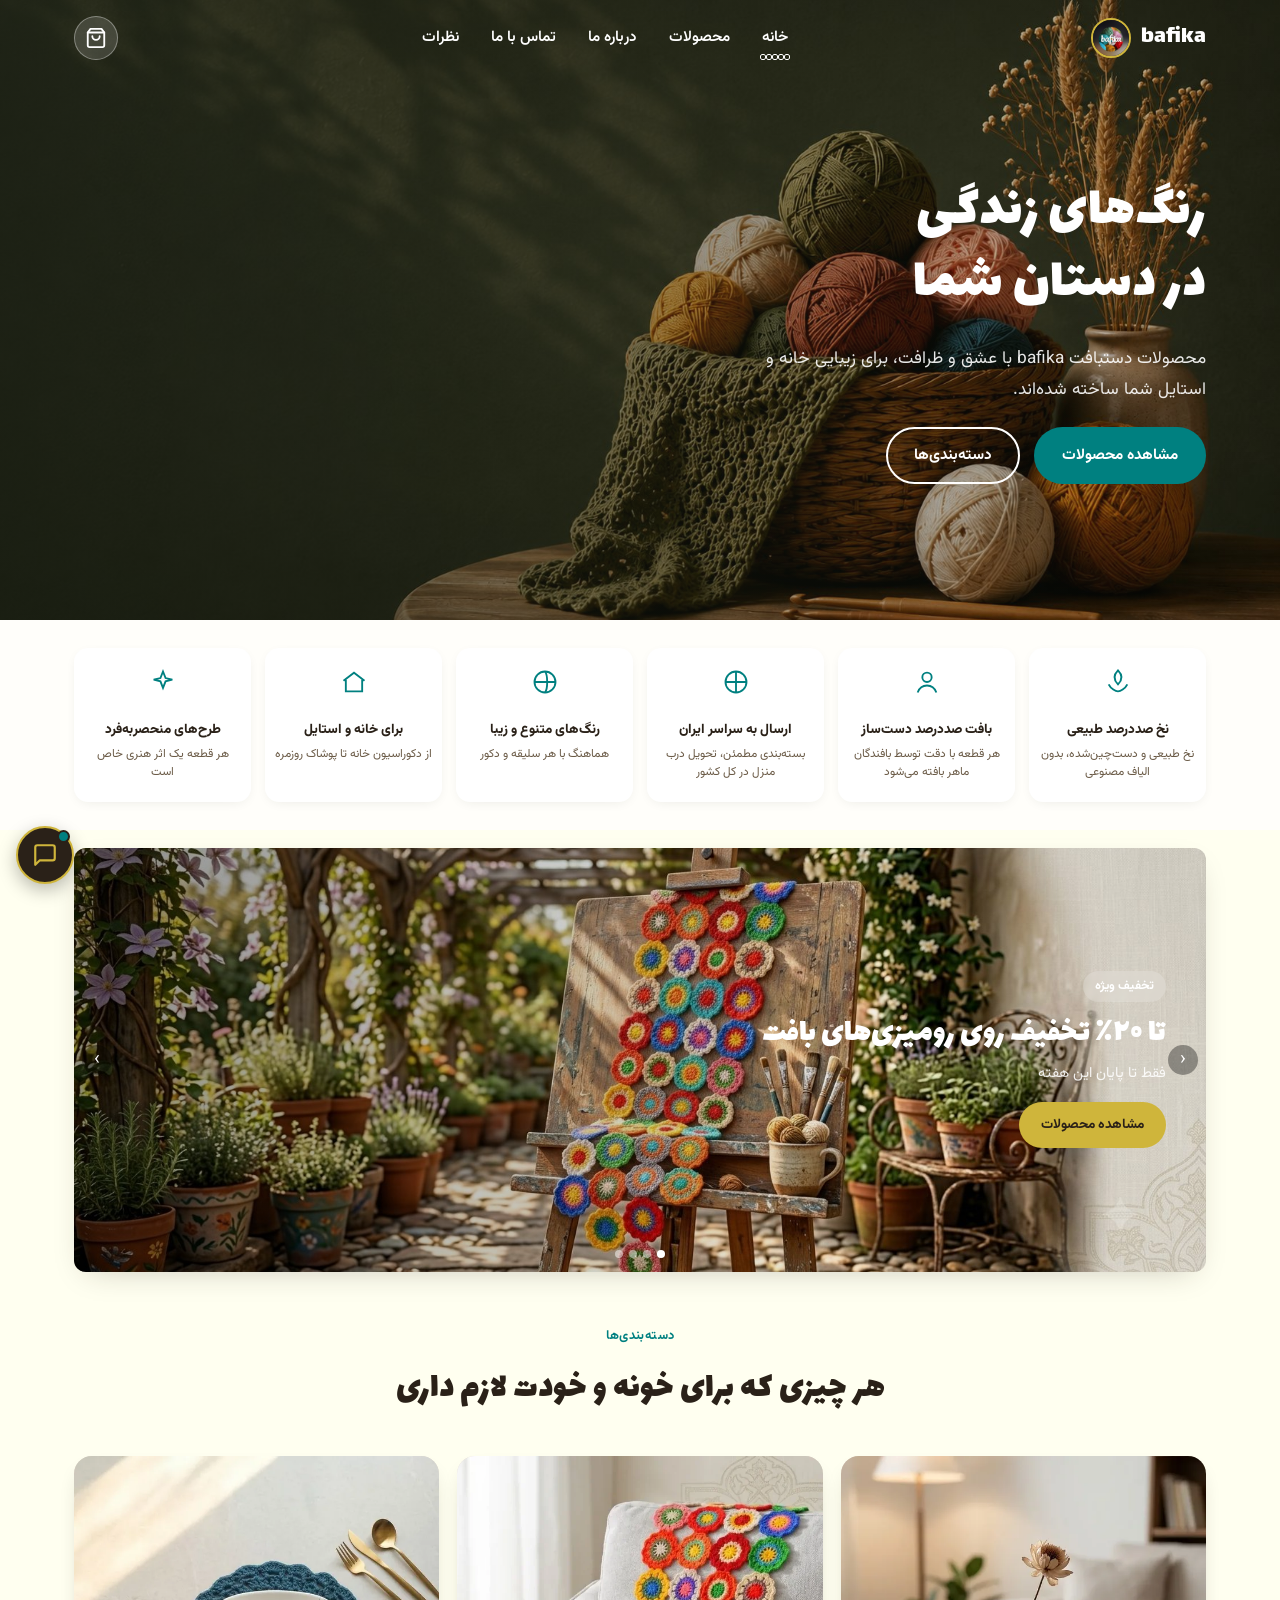
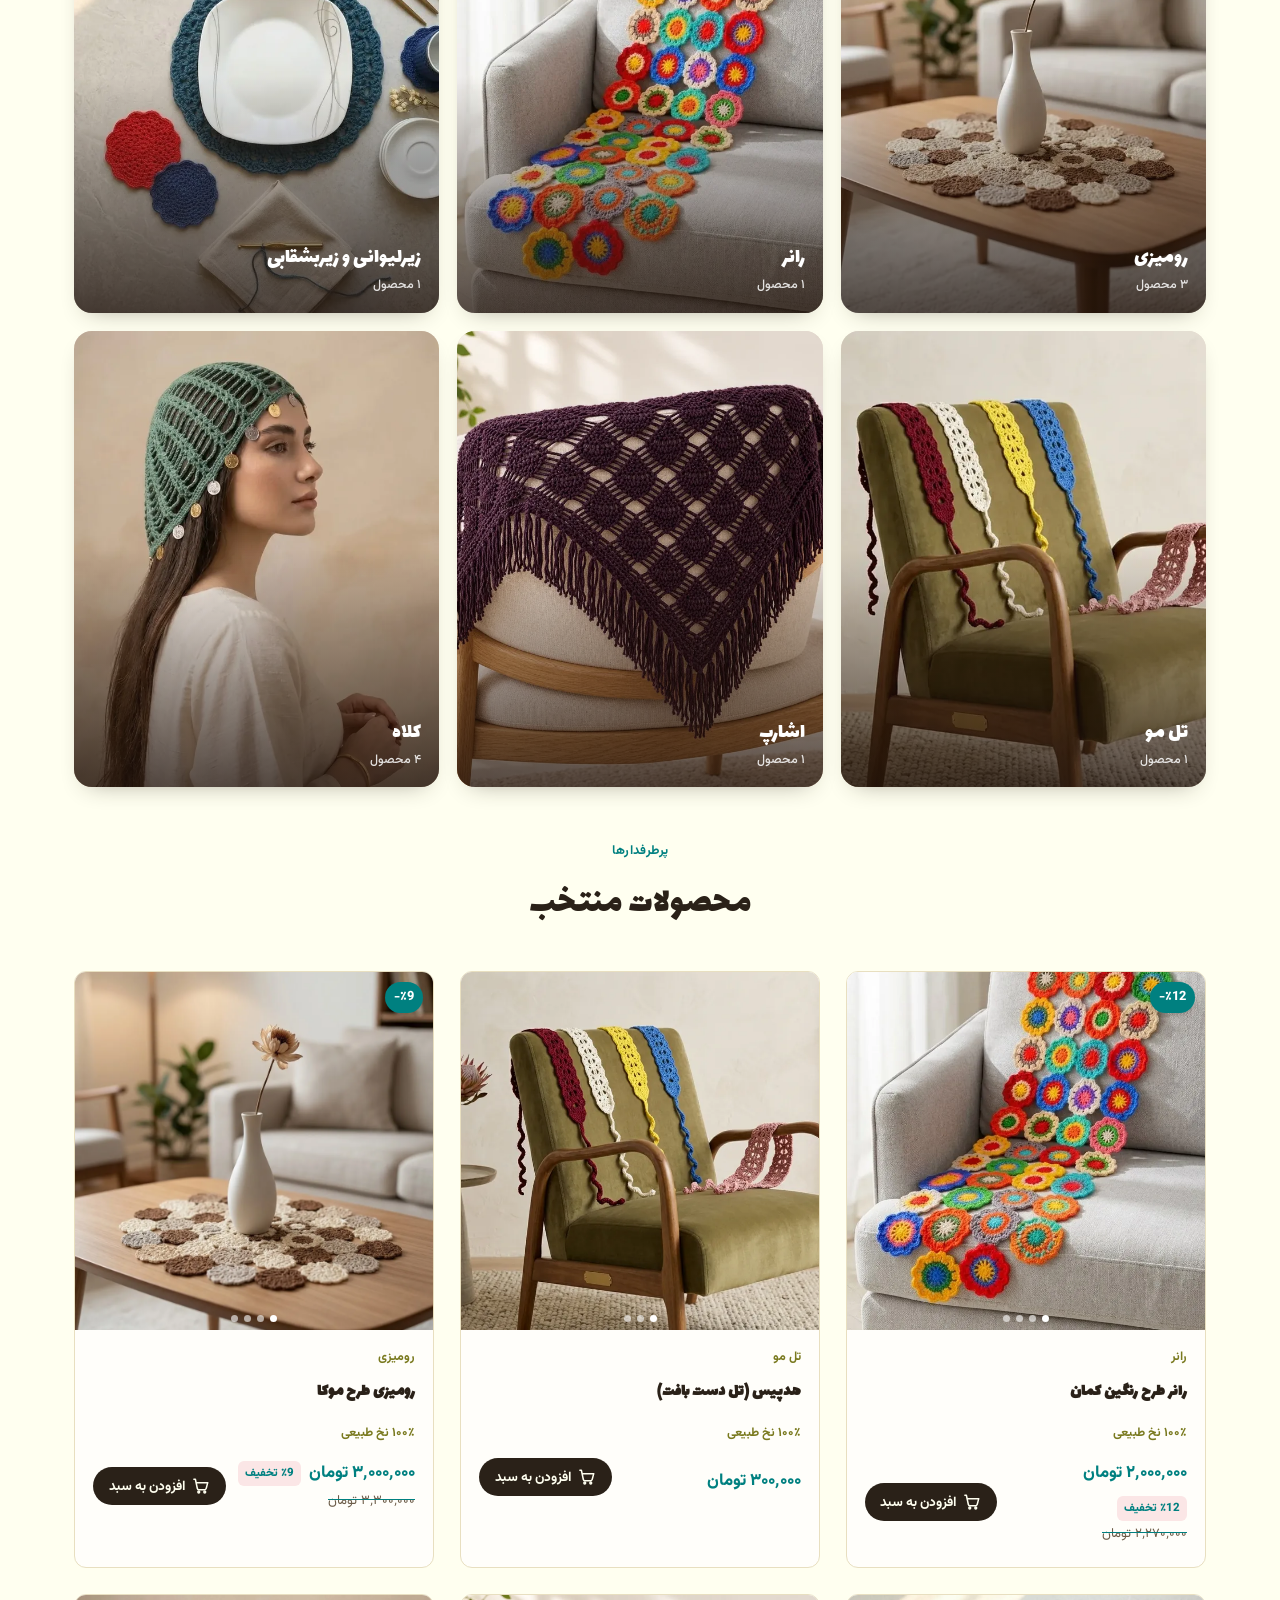
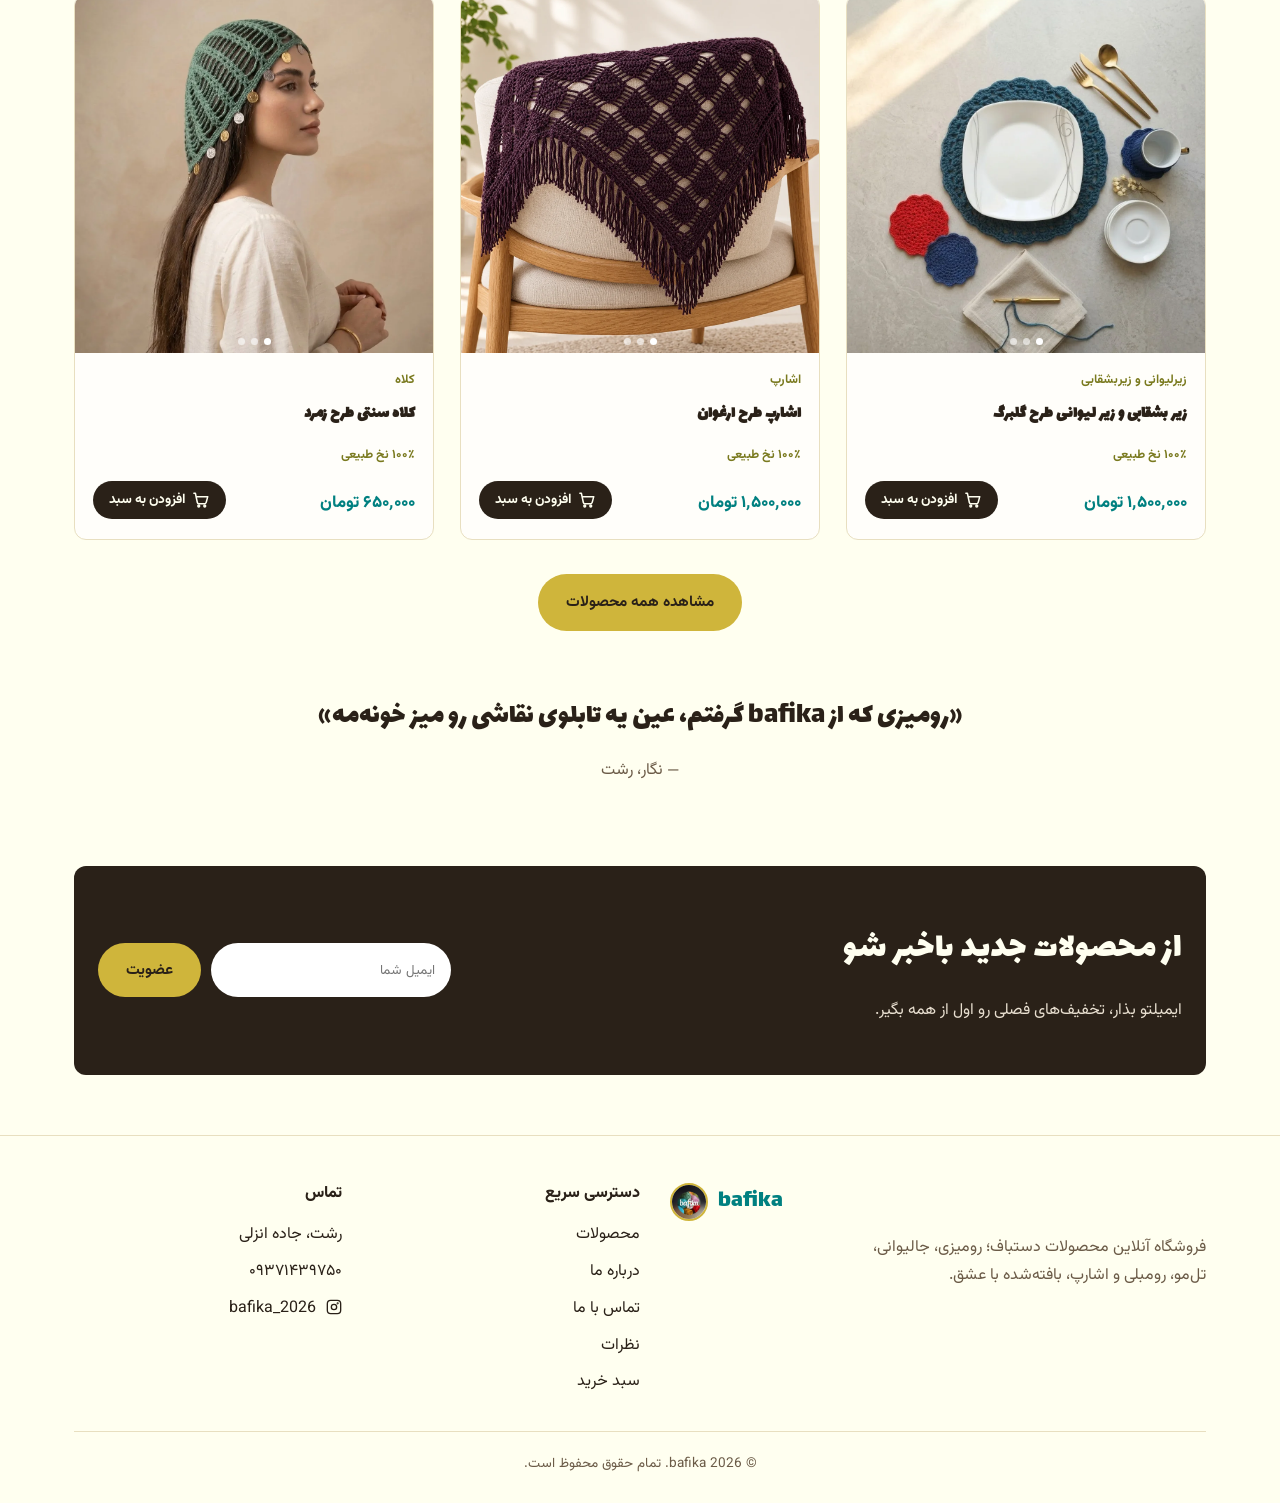
<file: index.html>
<!DOCTYPE html>
<html lang="fa" dir="rtl">
<head>
<meta charset="UTF-8">
<meta name="viewport" content="width=device-width, initial-scale=1.0">
<title>bafika | دستبافت‌های خانگی و اکسسوری</title>
<meta name="description" content="bafika؛ فروشگاه آنلاین محصولات دستباف — رومیزی، جالیوانی، زیرلیوانی، تل مو، رومبلی و اشارپ، بافته‌شده با نخ طبیعی.">
<link rel="icon" type="image/png" href="img/logo.png">
<link rel="stylesheet" href="css/style.css?v=20">
</head>
<body>

<header class="site-header header-overlay" id="siteHeader">
  <div class="nav-wrap">
    <a href="index.html" class="brand"><img src="img/logo.png" alt="bafika" class="brand-logo"> bafika</a>
    <nav class="nav-links" id="navLinks">
      <a href="index.html" aria-current="page">خانه</a>
      <a href="products.html">محصولات</a>
      <a href="about.html">درباره ما</a>
      <a href="contact.html">تماس با ما</a>
      <a href="reviews.html">نظرات</a>
    </nav>
    <div class="nav-actions">
      <a href="cart.html" class="cart-link" aria-label="سبد خرید">
        <svg class="bf-ic" width="18" height="18" viewBox="0 0 24 24" fill="none" stroke="currentColor" stroke-width="2" stroke-linecap="round" stroke-linejoin="round" aria-hidden="true"><path d="M6 2 3 6v14a2 2 0 0 0 2 2h14a2 2 0 0 0 2-2V6l-3-4Z"/><path d="M3 6h18"/><path d="M16 10a4 4 0 0 1-8 0"/></svg>
        <span class="cart-count" data-cart-count style="display:none;">0</span>
      </a>
      <button class="menu-toggle" aria-label="باز کردن منو" aria-expanded="false" aria-controls="navLinks">☰</button>
    </div>
  </div>
</header>

<main>
  <!-- Hero Banner -->
  <section class="hero-banner">
    <div class="hero-banner-content">
      <div class="container">
        <h1>رنگ‌های زندگی<br>در دستان شما</h1>
        <p>محصولات دستبافت bafika با عشق و ظرافت، برای زیبایی خانه و استایل شما ساخته شده‌اند.</p>
        <div class="hero-cta">
          <a href="products.html" class="btn btn-primary">مشاهده محصولات</a>
          <a href="#categories" class="btn btn-outline btn-outline-light">دسته‌بندی‌ها</a>
        </div>
      </div>
    </div>
  </section>

  <div class="hero-badges">
    <div class="container hero-badges-grid">
      <div class="hero-badge">
        <svg class="ico" viewBox="0 0 24 24" fill="none" stroke="currentColor" stroke-width="1.6"><path d="M12 2c-4 4-4 8 0 12 4-4 4-8 0-12z"/><path d="M4 14c2 4 6 6 8 6s6-2 8-6"/></svg>
        <h4>نخ صددرصد طبیعی</h4>
        <p>نخ طبیعی و دست‌چین‌شده، بدون الیاف مصنوعی</p>
      </div>
      <div class="hero-badge">
        <svg class="ico" viewBox="0 0 24 24" fill="none" stroke="currentColor" stroke-width="1.6"><circle cx="12" cy="8" r="4"/><path d="M4 21c1.5-4 5-6 8-6s6.5 2 8 6"/></svg>
        <h4>بافت صددرصد دست‌ساز</h4>
        <p>هر قطعه با دقت توسط بافندگان ماهر بافته می‌شود</p>
      </div>
      <div class="hero-badge">
        <svg class="ico" viewBox="0 0 24 24" fill="none" stroke="currentColor" stroke-width="1.6"><path d="M3 12h18M12 3v18"/><circle cx="12" cy="12" r="9"/></svg>
        <h4>ارسال به سراسر ایران</h4>
        <p>بسته‌بندی مطمئن، تحویل درب منزل در کل کشور</p>
      </div>
      <div class="hero-badge">
        <svg class="ico" viewBox="0 0 24 24" fill="none" stroke="currentColor" stroke-width="1.6"><circle cx="12" cy="12" r="9"/><path d="M12 3c2.5 3 2.5 15 0 18M3 12h18"/></svg>
        <h4>رنگ‌های متنوع و زیبا</h4>
        <p>هماهنگ با هر سلیقه و دکور</p>
      </div>
      <div class="hero-badge">
        <svg class="ico" viewBox="0 0 24 24" fill="none" stroke="currentColor" stroke-width="1.6"><path d="M3 11l9-7 9 7"/><path d="M5 10v10h14V10"/></svg>
        <h4>برای خانه و استایل</h4>
        <p>از دکوراسیون خانه تا پوشاک روزمره</p>
      </div>
      <div class="hero-badge">
        <svg class="ico" viewBox="0 0 24 24" fill="none" stroke="currentColor" stroke-width="1.6"><path d="M12 3l2.2 5.6L20 10l-5.8 1.4L12 17l-2.2-5.6L4 10l5.8-1.4L12 3z"/></svg>
        <h4>طرح‌های منحصربه‌فرد</h4>
        <p>هر قطعه یک اثر هنری خاص است</p>
      </div>
    </div>
  </div>

  <!-- Promo Banner Slider -->
  <section class="promo-slider-wrap">
    <div class="container">
      <div class="promo-slider" data-promo-slider></div>
    </div>
  </section>

  <!-- Categories -->
  <div id="categories"></div>
  <section class="categories">
    <div class="container">
      <div class="section-head">
        <span class="eyebrow">دسته‌بندی‌ها</span>
        <h2>هر چیزی که برای خونه و خودت لازم داری</h2>
      </div>
      <div class="cat-grid">
        <a class="cat-card" href="products.html#table">
          <img class="cat-img" src="img/categories/table.webp" alt="رومیزی دست‌باف" width="640" height="800" loading="lazy">
          <span class="cat-label"><span class="cat-title">رومیزی</span><span class="cat-count" data-cat-count="table"></span></span>
        </a>
        <a class="cat-card" href="products.html#runner">
          <img class="cat-img" src="img/categories/runner.webp" alt="رانر دست‌باف" width="640" height="800" loading="lazy">
          <span class="cat-label"><span class="cat-title">رانر</span><span class="cat-count" data-cat-count="runner"></span></span>
        </a>
        <a class="cat-card" href="products.html#coaster">
          <img class="cat-img" src="img/categories/coaster.webp" alt="زیرلیوانی و زیربشقابی دست‌باف" width="640" height="800" loading="lazy">
          <span class="cat-label"><span class="cat-title">زیرلیوانی و زیربشقابی</span><span class="cat-count" data-cat-count="coaster"></span></span>
        </a>
        <a class="cat-card" href="products.html#headband">
          <img class="cat-img" src="img/categories/headband.webp" alt="تل مو دست‌باف" width="640" height="800" loading="lazy">
          <span class="cat-label"><span class="cat-title">تل مو</span><span class="cat-count" data-cat-count="headband"></span></span>
        </a>
        <a class="cat-card" href="products.html#scarf">
          <img class="cat-img" src="img/categories/scarf.webp" alt="اشارپ دست‌باف" width="640" height="800" loading="lazy">
          <span class="cat-label"><span class="cat-title">اشارپ</span><span class="cat-count" data-cat-count="scarf"></span></span>
        </a>
        <a class="cat-card" href="products.html#hat">
          <img class="cat-img" src="img/categories/hat.webp" alt="کلاه دست‌باف" width="640" height="800" loading="lazy">
          <span class="cat-label"><span class="cat-title">کلاه</span><span class="cat-count" data-cat-count="hat"></span></span>
        </a>
      </div>
    </div>
  </section>

  <!-- Featured products -->
  <section class="products">
    <div class="container">
      <div class="section-head">
        <span class="eyebrow">پرطرفدارها</span>
        <h2>محصولات منتخب</h2>
      </div>
      <div class="product-grid" data-featured-grid></div>
      <div style="text-align:center;margin-top:34px;">
        <a href="products.html" class="btn btn-gold">مشاهده همه محصولات</a>
      </div>
    </div>
  </section>

  <!-- Testimonial -->
  <section class="testimonial">
    <div class="container">
      <blockquote>«رومیزی که از bafika گرفتم، عین یه تابلوی نقاشی رو میز خونه‌مه»</blockquote>
      <cite>— نگار، رشت</cite>
    </div>
  </section>

  <!-- Newsletter -->
  <section class="container">
    <div class="newsletter">
      <div class="container">
        <div>
          <h2>از محصولات جدید باخبر شو</h2>
          <p style="color:#e8dfd0;margin:0;">ایمیلتو بذار، تخفیف‌های فصلی رو اول از همه بگیر.</p>
        </div>
        <form onsubmit="event.preventDefault(); this.reset(); alert('ثبت شد! ممنون که همراه bafika هستید.');">
          <input type="email" required placeholder="ایمیل شما">
          <button class="btn btn-gold" type="submit">عضویت</button>
        </form>
      </div>
    </div>
  </section>
</main>

<footer class="site-footer">
  <div class="container">
    <div class="footer-grid">
      <div>
        <div class="brand" style="margin-bottom:10px;"><img src="img/logo.png" alt="bafika" class="footer-brand-logo"> bafika</div>
        <p style="max-width:38ch;">فروشگاه آنلاین محصولات دستباف؛ رومیزی، جالیوانی، تل‌مو، رومبلی و اشارپ، بافته‌شده با عشق.</p>
      </div>
      <div>
        <h3>دسترسی سریع</h3>
        <ul>
          <li><a href="products.html">محصولات</a></li>
          <li><a href="about.html">درباره ما</a></li>
          <li><a href="contact.html">تماس با ما</a></li>
          <li><a href="reviews.html">نظرات</a></li>
          <li><a href="cart.html">سبد خرید</a></li>
        </ul>
      </div>
      <div>
        <h3>تماس</h3>
        <ul>
          <li>رشت، جاده انزلی</li>
          <li>۰۹۳۷۱۴۳۹۷۵۰</li>
          <li><svg class="bf-ic" width="16" height="16" viewBox="0 0 24 24" fill="none" stroke="currentColor" stroke-width="2" stroke-linecap="round" stroke-linejoin="round" aria-hidden="true"><rect x="2" y="2" width="20" height="20" rx="5"/><circle cx="12" cy="12" r="4"/><circle cx="17.5" cy="6.5" r=".6"/></svg> <a href="https://instagram.com/bafika_2026" target="_blank" rel="noopener">bafika_2026</a></li>
        </ul>
      </div>
    </div>
    <div class="footer-bottom">© <span data-year></span> bafika. تمام حقوق محفوظ است.</div>
  </div>
</footer>

<script src="js/main.js"></script>
<script src="js/chatbot.js?v=1" defer></script>
</body>
</html>
</file>
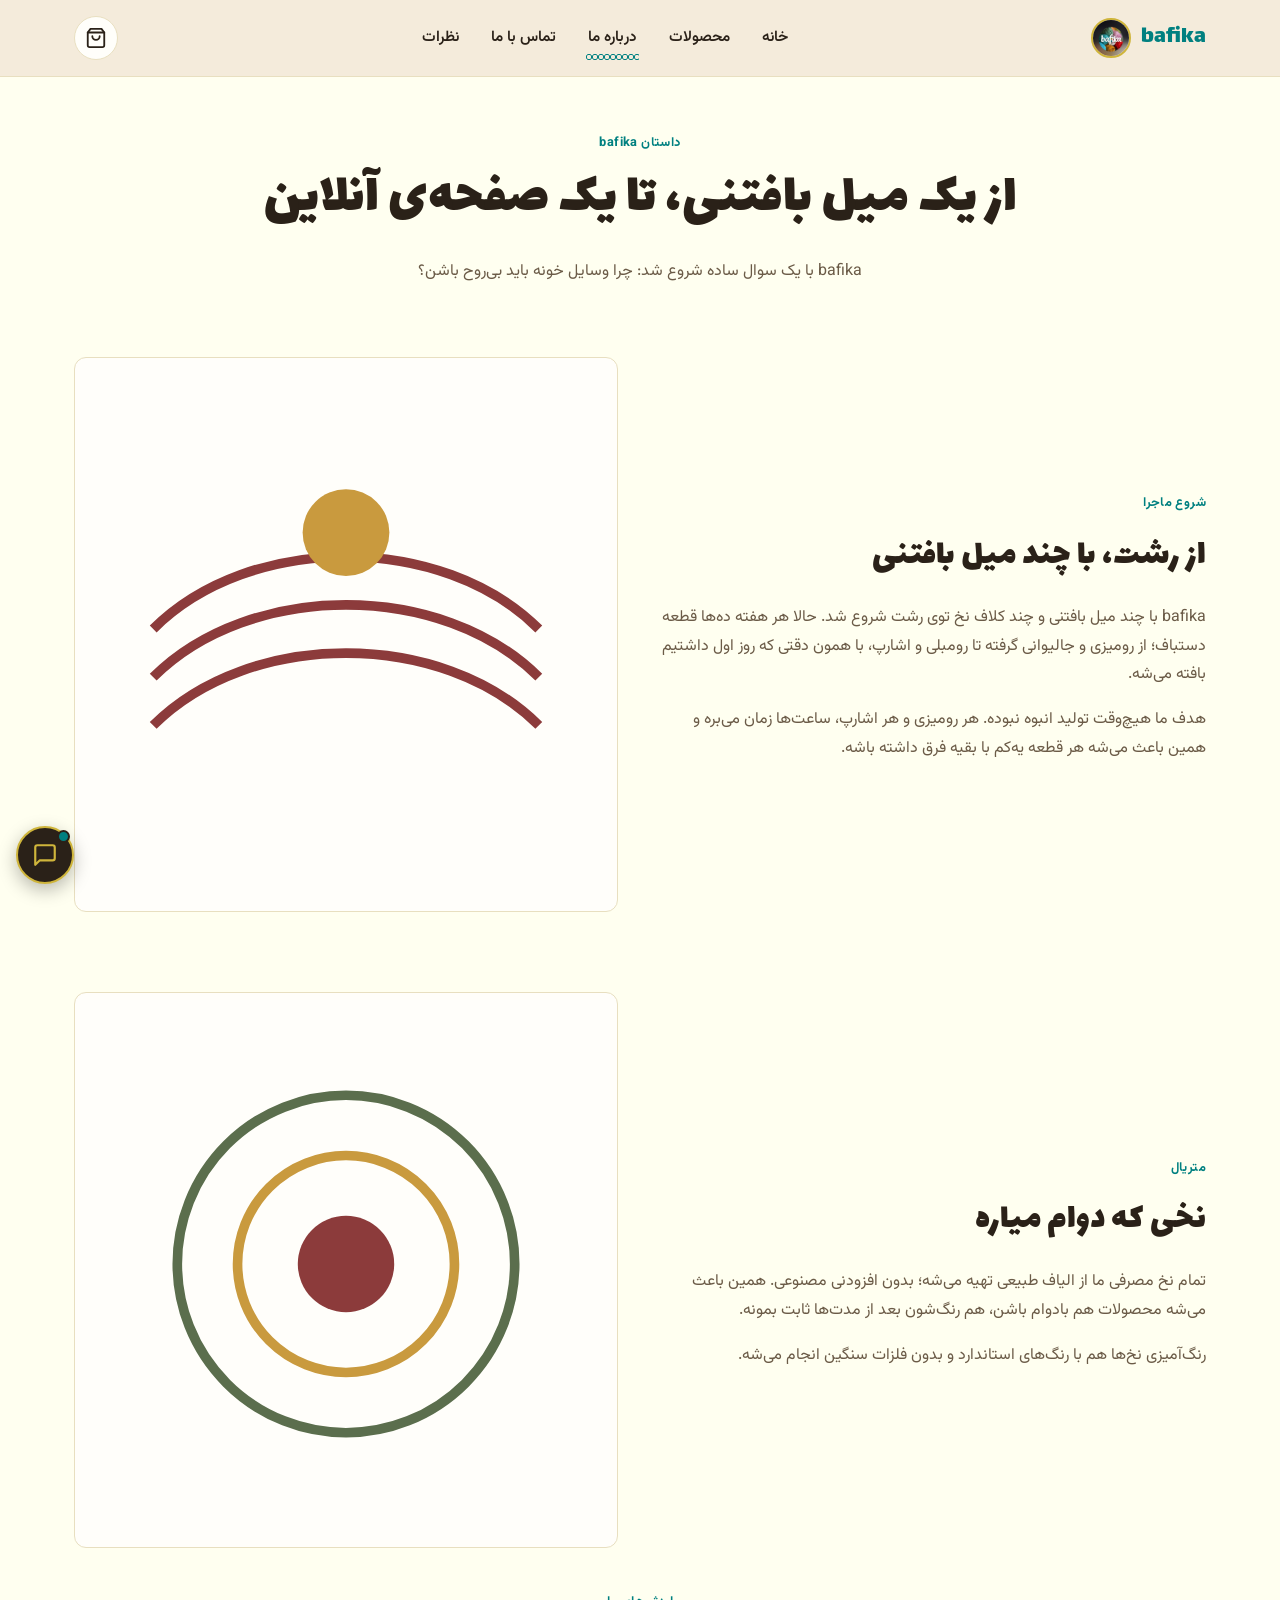
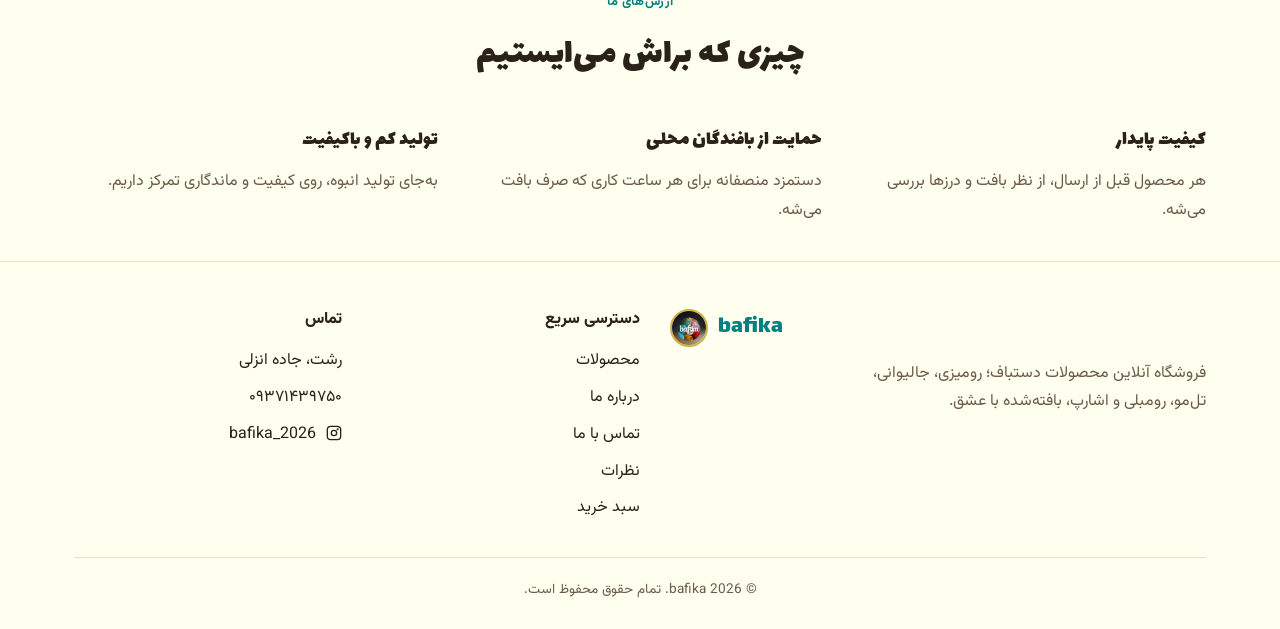
<file: about.html>
<!DOCTYPE html>
<html lang="fa" dir="rtl">
<head>
<meta charset="UTF-8">
<meta name="viewport" content="width=device-width, initial-scale=1.0">
<title>درباره ما | bafika</title>
<meta name="description" content="داستان bafika و بافندگانی که پشت هر محصول ایستاده‌اند.">
<link rel="icon" type="image/png" href="img/logo.png">
<link rel="stylesheet" href="css/style.css?v=20">
</head>
<body>

<header class="site-header">
  <div class="nav-wrap">
    <a href="index.html" class="brand"><img src="img/logo.png" alt="bafika" class="brand-logo"> bafika</a>
    <nav class="nav-links" id="navLinks">
      <a href="index.html">خانه</a>
      <a href="products.html">محصولات</a>
      <a href="about.html" aria-current="page">درباره ما</a>
      <a href="contact.html">تماس با ما</a>
      <a href="reviews.html">نظرات</a>
    </nav>
    <div class="nav-actions">
      <a href="cart.html" class="cart-link" aria-label="سبد خرید">
        <svg class="bf-ic" width="18" height="18" viewBox="0 0 24 24" fill="none" stroke="currentColor" stroke-width="2" stroke-linecap="round" stroke-linejoin="round" aria-hidden="true"><path d="M6 2 3 6v14a2 2 0 0 0 2 2h14a2 2 0 0 0 2-2V6l-3-4Z"/><path d="M3 6h18"/><path d="M16 10a4 4 0 0 1-8 0"/></svg>
        <span class="cart-count" data-cart-count style="display:none;">0</span>
      </a>
      <button class="menu-toggle" aria-label="باز کردن منو" aria-expanded="false" aria-controls="navLinks">☰</button>
    </div>
  </div>
</header>

<main>
  <section class="page-hero">
    <div class="container">
      <span class="eyebrow">داستان bafika</span>
      <h1>از یک میل بافتنی، تا یک صفحه‌ی آنلاین</h1>
      <p>bafika با یک سوال ساده شروع شد: چرا وسایل خونه باید بی‌روح باشن؟</p>
    </div>
  </section>

  <section class="about-block">
    <div class="container about-grid">
      <div>
        <span class="eyebrow">شروع ماجرا</span>
        <h2>از رشت، با چند میل بافتنی</h2>
        <p>bafika با چند میل بافتنی و چند کلاف نخ توی رشت شروع شد. حالا هر هفته ده‌ها قطعه دستباف؛ از رومیزی و جالیوانی گرفته تا رومبلی و اشارپ، با همون دقتی که روز اول داشتیم بافته می‌شه.</p>
        <p>هدف ما هیچ‌وقت تولید انبوه نبوده. هر رومیزی و هر اشارپ، ساعت‌ها زمان می‌بره و همین باعث می‌شه هر قطعه یه‌کم با بقیه فرق داشته باشه.</p>
      </div>
      <div class="about-art">
        <svg viewBox="0 0 200 200" width="100%" aria-hidden="true">
          <g fill="none" stroke="#8C3B3B" stroke-width="4">
            <path d="M20 100 C 60 60, 140 60, 180 100"/>
            <path d="M20 120 C 60 80, 140 80, 180 120"/>
            <path d="M20 140 C 60 100, 140 100, 180 140"/>
          </g>
          <circle cx="100" cy="60" r="18" fill="#C99A3E"/>
        </svg>
      </div>
    </div>
  </section>

  <section class="about-block">
    <div class="container about-grid reverse">
      <div>
        <span class="eyebrow">متریال</span>
        <h2>نخی که دوام میاره</h2>
        <p>تمام نخ مصرفی ما از الیاف طبیعی تهیه می‌شه؛ بدون افزودنی مصنوعی. همین باعث می‌شه محصولات هم بادوام باشن، هم رنگ‌شون بعد از مدت‌ها ثابت بمونه.</p>
        <p>رنگ‌آمیزی نخ‌ها هم با رنگ‌های استاندارد و بدون فلزات سنگین انجام می‌شه.</p>
      </div>
      <div class="about-art">
        <svg viewBox="0 0 200 200" width="100%" aria-hidden="true">
          <circle cx="100" cy="100" r="70" fill="none" stroke="#5B6E4D" stroke-width="4"/>
          <circle cx="100" cy="100" r="45" fill="none" stroke="#C99A3E" stroke-width="4"/>
          <circle cx="100" cy="100" r="20" fill="#8C3B3B"/>
        </svg>
      </div>
    </div>
  </section>

  <section class="features">
    <div class="container">
      <div class="section-head">
        <span class="eyebrow">ارزش‌های ما</span>
        <h2>چیزی که براش می‌ایستیم</h2>
      </div>
      <div class="values-grid">
        <div class="feature-card">
          <h3>کیفیت پایدار</h3>
          <p>هر محصول قبل از ارسال، از نظر بافت و درزها بررسی می‌شه.</p>
        </div>
        <div class="feature-card">
          <h3>حمایت از بافندگان محلی</h3>
          <p>دستمزد منصفانه برای هر ساعت کاری که صرف بافت می‌شه.</p>
        </div>
        <div class="feature-card">
          <h3>تولید کم و باکیفیت</h3>
          <p>به‌جای تولید انبوه، روی کیفیت و ماندگاری تمرکز داریم.</p>
        </div>
      </div>
    </div>
  </section>
</main>

<footer class="site-footer">
  <div class="container">
    <div class="footer-grid">
      <div>
        <div class="brand" style="margin-bottom:10px;"><img src="img/logo.png" alt="bafika" class="footer-brand-logo"> bafika</div>
        <p style="max-width:38ch;">فروشگاه آنلاین محصولات دستباف؛ رومیزی، جالیوانی، تل‌مو، رومبلی و اشارپ، بافته‌شده با عشق.</p>
      </div>
      <div>
        <h3>دسترسی سریع</h3>
        <ul>
          <li><a href="products.html">محصولات</a></li>
          <li><a href="about.html">درباره ما</a></li>
          <li><a href="contact.html">تماس با ما</a></li>
          <li><a href="reviews.html">نظرات</a></li>
          <li><a href="cart.html">سبد خرید</a></li>
        </ul>
      </div>
      <div>
        <h3>تماس</h3>
        <ul>
          <li>رشت، جاده انزلی</li>
          <li>۰۹۳۷۱۴۳۹۷۵۰</li>
          <li><svg class="bf-ic" width="16" height="16" viewBox="0 0 24 24" fill="none" stroke="currentColor" stroke-width="2" stroke-linecap="round" stroke-linejoin="round" aria-hidden="true"><rect x="2" y="2" width="20" height="20" rx="5"/><circle cx="12" cy="12" r="4"/><circle cx="17.5" cy="6.5" r=".6"/></svg> <a href="https://instagram.com/bafika_2026" target="_blank" rel="noopener">bafika_2026</a></li>
        </ul>
      </div>
    </div>
    <div class="footer-bottom">© <span data-year></span> bafika. تمام حقوق محفوظ است.</div>
  </div>
</footer>

<script src="js/main.js"></script>
<script src="js/chatbot.js?v=1" defer></script>
</body>
</html>
</file>
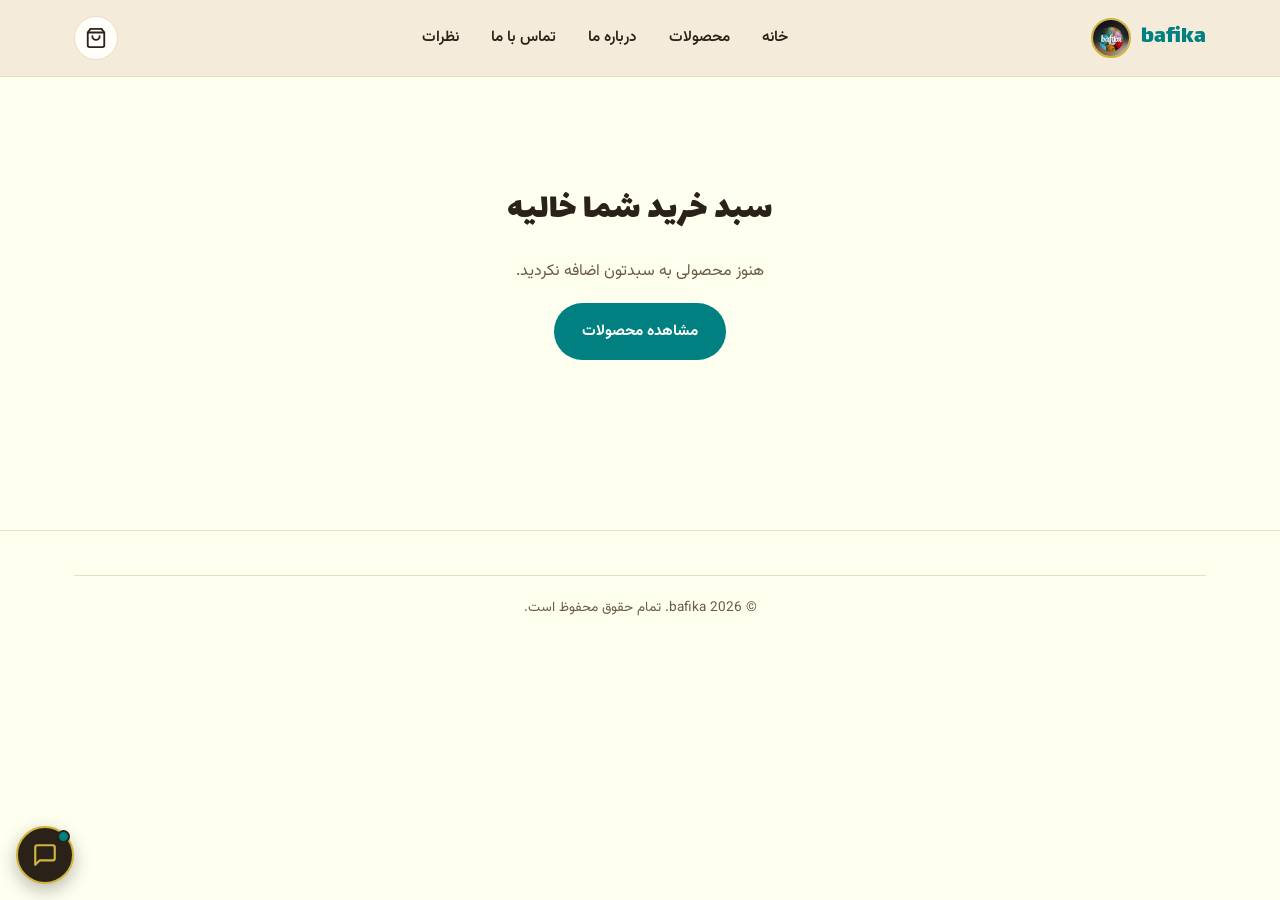
<file: cart.html>
<!DOCTYPE html>
<html lang="fa" dir="rtl">
<head>
<meta charset="UTF-8">
<meta name="viewport" content="width=device-width, initial-scale=1.0">
<title>سبد خرید | bafika</title>
<link rel="icon" type="image/png" href="img/logo.png">
<link rel="stylesheet" href="css/style.css?v=20">
</head>
<body>

<header class="site-header">
  <div class="nav-wrap">
    <a href="index.html" class="brand"><img src="img/logo.png" alt="bafika" class="brand-logo"> bafika</a>
    <nav class="nav-links" id="navLinks">
      <a href="index.html">خانه</a>
      <a href="products.html">محصولات</a>
      <a href="about.html">درباره ما</a>
      <a href="contact.html">تماس با ما</a>
      <a href="reviews.html">نظرات</a>
    </nav>
    <div class="nav-actions">
      <a href="cart.html" class="cart-link" aria-label="سبد خرید" aria-current="page">
        <svg class="bf-ic" width="18" height="18" viewBox="0 0 24 24" fill="none" stroke="currentColor" stroke-width="2" stroke-linecap="round" stroke-linejoin="round" aria-hidden="true"><path d="M6 2 3 6v14a2 2 0 0 0 2 2h14a2 2 0 0 0 2-2V6l-3-4Z"/><path d="M3 6h18"/><path d="M16 10a4 4 0 0 1-8 0"/></svg>
        <span class="cart-count" data-cart-count style="display:none;">0</span>
      </a>
      <button class="menu-toggle" aria-label="باز کردن منو" aria-expanded="false" aria-controls="navLinks">☰</button>
    </div>
  </div>
</header>

<main>
  <div class="container cart-wrap" data-cart-wrap></div>
</main>

<footer class="site-footer">
  <div class="container">
    <div class="footer-bottom">© <span data-year></span> bafika. تمام حقوق محفوظ است.</div>
  </div>
</footer>

<script src="js/main.js"></script>
<script src="js/chatbot.js?v=1" defer></script>
</body>
</html>
</file>
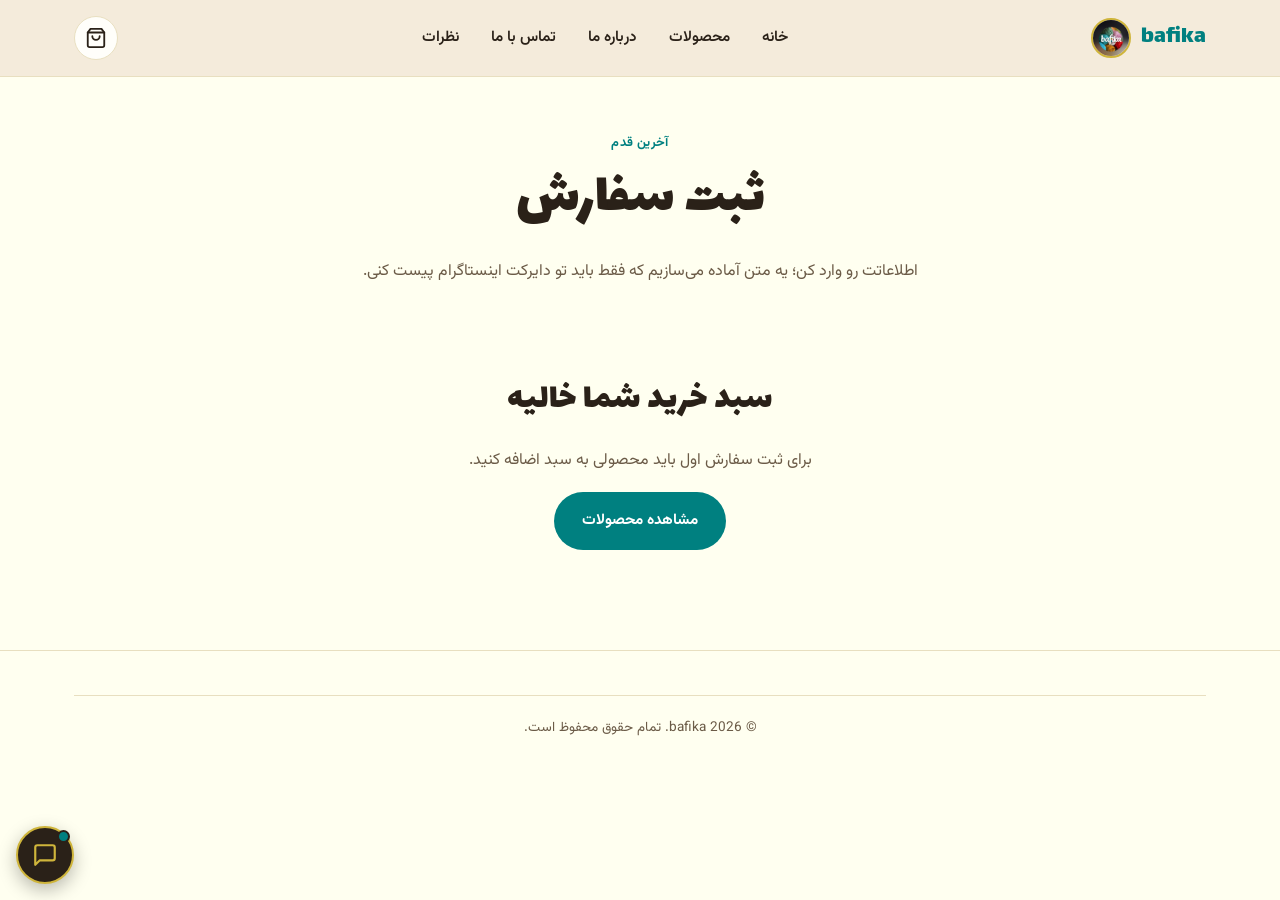
<file: checkout.html>
<!DOCTYPE html>
<html lang="fa" dir="rtl">
<head>
<meta charset="UTF-8">
<meta name="viewport" content="width=device-width, initial-scale=1.0">
<title>ثبت سفارش | bafika</title>
<link rel="icon" type="image/png" href="img/logo.png">
<link rel="stylesheet" href="css/style.css?v=20">
</head>
<body>

<header class="site-header">
  <div class="nav-wrap">
    <a href="index.html" class="brand"><img src="img/logo.png" alt="bafika" class="brand-logo"> bafika</a>
    <nav class="nav-links" id="navLinks">
      <a href="index.html">خانه</a>
      <a href="products.html">محصولات</a>
      <a href="about.html">درباره ما</a>
      <a href="contact.html">تماس با ما</a>
      <a href="reviews.html">نظرات</a>
    </nav>
    <div class="nav-actions">
      <a href="cart.html" class="cart-link" aria-label="سبد خرید">
        <svg class="bf-ic" width="18" height="18" viewBox="0 0 24 24" fill="none" stroke="currentColor" stroke-width="2" stroke-linecap="round" stroke-linejoin="round" aria-hidden="true"><path d="M6 2 3 6v14a2 2 0 0 0 2 2h14a2 2 0 0 0 2-2V6l-3-4Z"/><path d="M3 6h18"/><path d="M16 10a4 4 0 0 1-8 0"/></svg>
        <span class="cart-count" data-cart-count style="display:none;">0</span>
      </a>
      <button class="menu-toggle" aria-label="باز کردن منو" aria-expanded="false" aria-controls="navLinks">☰</button>
    </div>
  </div>
</header>

<main>
  <section class="page-hero" style="padding-bottom:0;">
    <div class="container">
      <span class="eyebrow">آخرین قدم</span>
      <h1>ثبت سفارش</h1>
      <p>اطلاعاتت رو وارد کن؛ یه متن آماده می‌سازیم که فقط باید تو دایرکت اینستاگرام پیست کنی.</p>
    </div>
  </section>

  <div class="container" data-checkout-page>
    <form class="checkout-wrap" data-checkout-form novalidate>
      <div>
        <div class="checkout-section">
          <h3>اطلاعات گیرنده</h3>
          <div class="form-row">
            <div class="form-field">
              <label for="f-name">نام و نام‌خانوادگی</label>
              <input type="text" id="f-name" required>
              <div class="form-error">این فیلد ضروری است.</div>
            </div>
            <div class="form-field">
              <label for="f-phone">شماره موبایل</label>
              <input type="tel" id="f-phone" required placeholder="09xxxxxxxxx">
              <div class="form-error">این فیلد ضروری است.</div>
            </div>
          </div>
          <div class="form-field">
            <label for="f-address">آدرس کامل</label>
            <textarea id="f-address" required placeholder="استان، شهر، خیابان، پلاک، واحد"></textarea>
            <div class="form-error">این فیلد ضروری است.</div>
          </div>
          <div class="form-row">
            <div class="form-field">
              <label for="f-city">شهر</label>
              <input type="text" id="f-city" required>
              <div class="form-error">این فیلد ضروری است.</div>
            </div>
            <div class="form-field">
              <label for="f-postal">کد پستی (اختیاری)</label>
              <input type="text" id="f-postal">
            </div>
          </div>
        </div>
      </div>

      <aside class="summary-card">
        <h3>خلاصه سفارش</h3>
        <div data-mini-summary></div>
        <div class="stitch-line" style="margin:10px 0;"></div>
        <div class="summary-row total"><span>جمع تقریبی</span><span data-total>—</span></div>
        <p class="form-note" style="margin:4px 0 0;">هزینه ارسال جدا محاسبه و توی دایرکت اعلام می‌شه.</p>
        <button type="submit" class="btn btn-primary btn-block" style="margin-top:16px;"><svg class="bf-ic" width="18" height="18" viewBox="0 0 24 24" fill="none" stroke="currentColor" stroke-width="2" stroke-linecap="round" stroke-linejoin="round" aria-hidden="true"><rect x="2" y="2" width="20" height="20" rx="5"/><circle cx="12" cy="12" r="4"/><circle cx="17.5" cy="6.5" r=".6"/></svg> آماده‌سازی سفارش</button>
      </aside>
    </form>

    <div class="checkout-section" data-order-result style="display:none;max-width:640px;margin:0 auto 60px;">
      <h3>سفارش شما آماده‌ست ✓</h3>
      <p class="form-note" style="margin-top:-6px;">این متن رو کپی کن و توی دایرکت اینستاگرام <strong>bafika_2026</strong> برای ما بفرست.</p>
      <textarea data-order-text rows="9" readonly style="width:100%;padding:14px;border-radius:10px;border:1px solid var(--line);background:var(--surface);font-family:inherit;font-size:.9rem;"></textarea>
      <div style="display:grid;gap:10px;margin-top:14px;">
        <button type="button" class="btn btn-outline btn-block" data-copy-order>کپی متن سفارش</button>
        <a href="https://instagram.com/bafika_2026" target="_blank" rel="noopener" class="btn btn-primary btn-block">باز کردن اینستاگرام bafika_2026</a>
      </div>
    </div>
  </div>
</main>

<footer class="site-footer">
  <div class="container">
    <div class="footer-bottom">© <span data-year></span> bafika. تمام حقوق محفوظ است.</div>
  </div>
</footer>

<script src="js/main.js"></script>
<script src="js/chatbot.js?v=1" defer></script>
</body>
</html>
</file>
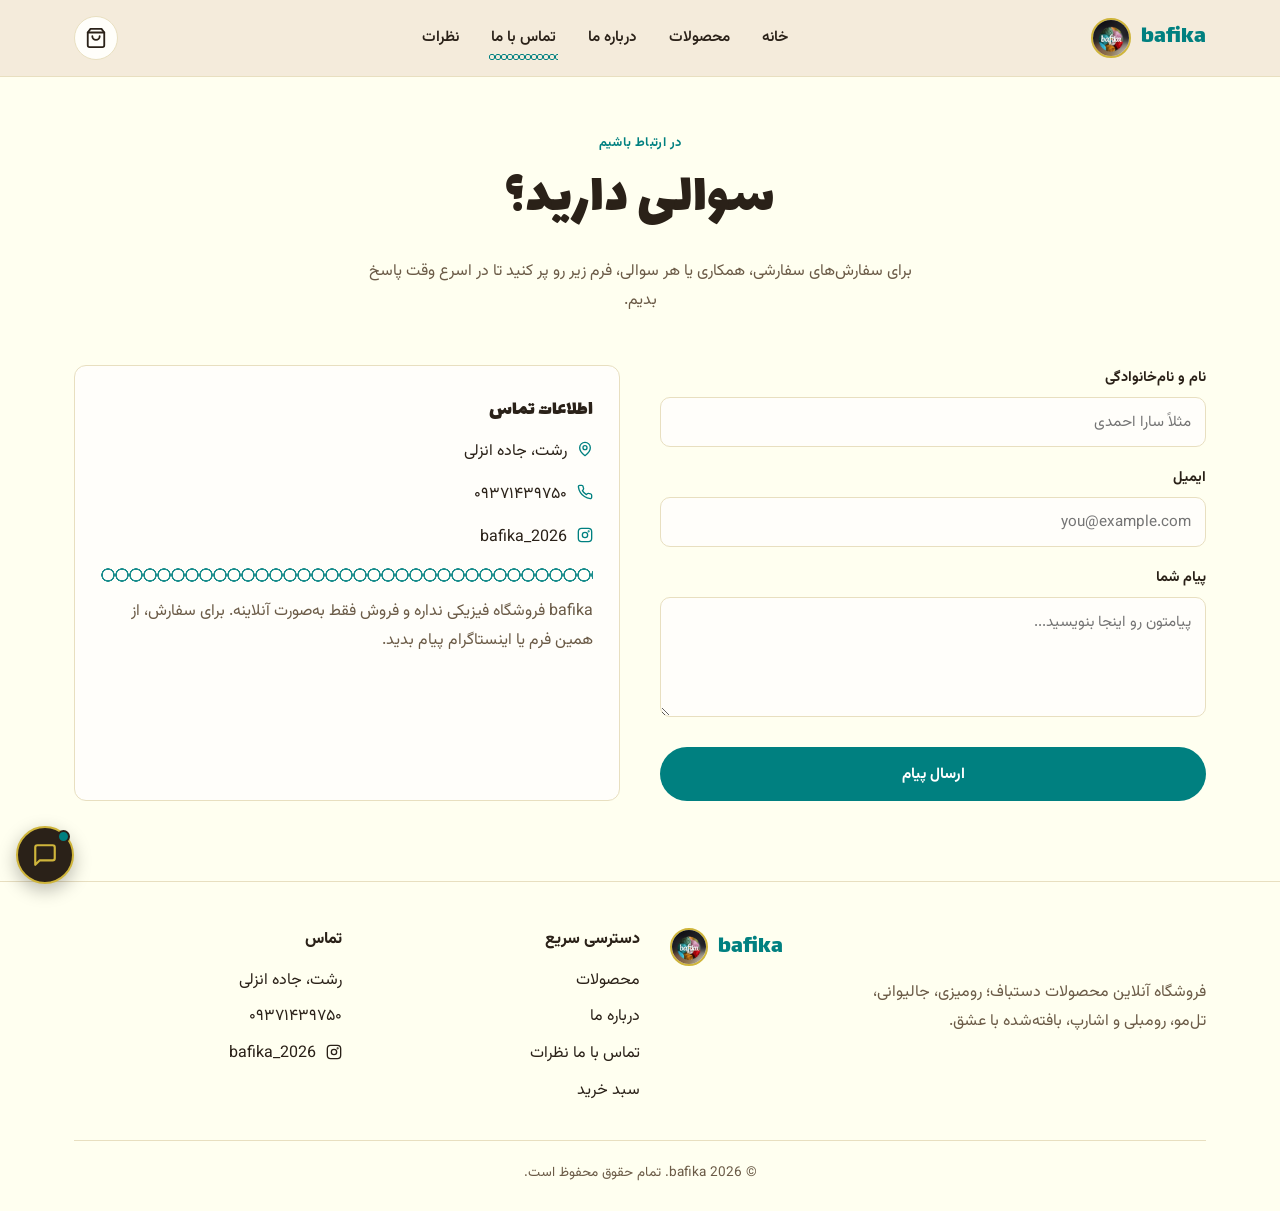
<file: contact.html>
<!DOCTYPE html>
<html lang="fa" dir="rtl">
<head>
<meta charset="UTF-8">
<meta name="viewport" content="width=device-width, initial-scale=1.0">
<title>تماس با ما | bafika</title>
<meta name="description" content="سوالی دارید؟ با تیم bafika در تماس باشید.">
<link rel="icon" type="image/png" href="img/logo.png">
<link rel="stylesheet" href="css/style.css?v=20">
</head>
<body>

<header class="site-header">
  <div class="nav-wrap">
    <a href="index.html" class="brand"><img src="img/logo.png" alt="bafika" class="brand-logo"> bafika</a>
    <nav class="nav-links" id="navLinks">
      <a href="index.html">خانه</a>
      <a href="products.html">محصولات</a>
      <a href="about.html">درباره ما</a>
      <a href="contact.html" aria-current="page">تماس با ما</a>
      <a href="reviews.html">نظرات</a>
    </nav>
    <div class="nav-actions">
      <a href="cart.html" class="cart-link" aria-label="سبد خرید">
        <svg class="bf-ic" width="18" height="18" viewBox="0 0 24 24" fill="none" stroke="currentColor" stroke-width="2" stroke-linecap="round" stroke-linejoin="round" aria-hidden="true"><path d="M6 2 3 6v14a2 2 0 0 0 2 2h14a2 2 0 0 0 2-2V6l-3-4Z"/><path d="M3 6h18"/><path d="M16 10a4 4 0 0 1-8 0"/></svg>
        <span class="cart-count" data-cart-count style="display:none;">0</span>
      </a>
      <button class="menu-toggle" aria-label="باز کردن منو" aria-expanded="false" aria-controls="navLinks">☰</button>
    </div>
  </div>
</header>

<main>
  <section class="page-hero">
    <div class="container">
      <span class="eyebrow">در ارتباط باشیم</span>
      <h1>سوالی دارید؟</h1>
      <p>برای سفارش‌های سفارشی، همکاری یا هر سوالی، فرم زیر رو پر کنید تا در اسرع وقت پاسخ بدیم.</p>
    </div>
  </section>

  <section class="container">
    <div class="contact-grid">
      <div>
        <form data-contact-form novalidate>
          <div class="form-field">
            <label for="c-name">نام و نام‌خانوادگی</label>
            <input type="text" id="c-name" name="name" placeholder="مثلاً سارا احمدی">
            <div class="form-error">لطفاً نام خود را وارد کنید.</div>
          </div>
          <div class="form-field">
            <label for="c-email">ایمیل</label>
            <input type="email" id="c-email" name="email" placeholder="you@example.com">
            <div class="form-error">لطفاً یک ایمیل معتبر وارد کنید.</div>
          </div>
          <div class="form-field">
            <label for="c-message">پیام شما</label>
            <textarea id="c-message" name="message" placeholder="پیامتون رو اینجا بنویسید..."></textarea>
            <div class="form-error">لطفاً پیام خود را بنویسید.</div>
          </div>
          <button type="submit" class="btn btn-primary btn-block">ارسال پیام</button>
        </form>
        <div class="success-box" data-contact-success>
          <h3>پیام شما ارسال شد ✓</h3>
          <p style="margin:0;">ممنون که با bafika در تماسید. به‌زودی پاسخ می‌دیم.</p>
        </div>
      </div>

      <aside class="contact-info-card">
        <h3>اطلاعات تماس</h3>
        <ul>
          <li><svg class="bf-ic" width="16" height="16" viewBox="0 0 24 24" fill="none" stroke="currentColor" stroke-width="2" stroke-linecap="round" stroke-linejoin="round" aria-hidden="true"><path d="M20 10c0 6-8 12-8 12s-8-6-8-12a8 8 0 0 1 16 0Z"/><circle cx="12" cy="10" r="3"/></svg> رشت، جاده انزلی</li>
          <li><svg class="bf-ic" width="16" height="16" viewBox="0 0 24 24" fill="none" stroke="currentColor" stroke-width="2" stroke-linecap="round" stroke-linejoin="round" aria-hidden="true"><path d="M22 16.9v3a2 2 0 0 1-2.2 2 19.8 19.8 0 0 1-8.6-3.1 19.5 19.5 0 0 1-6-6A19.8 19.8 0 0 1 2.1 4.2 2 2 0 0 1 4.1 2h3a2 2 0 0 1 2 1.7c.1 1 .4 1.9.7 2.8a2 2 0 0 1-.5 2.1L8.1 9.9a16 16 0 0 0 6 6l1.3-1.3a2 2 0 0 1 2.1-.4c.9.3 1.8.6 2.8.7a2 2 0 0 1 1.7 2z"/></svg> ۰۹۳۷۱۴۳۹۷۵۰</li>
          <li><svg class="bf-ic" width="16" height="16" viewBox="0 0 24 24" fill="none" stroke="currentColor" stroke-width="2" stroke-linecap="round" stroke-linejoin="round" aria-hidden="true"><rect x="2" y="2" width="20" height="20" rx="5"/><circle cx="12" cy="12" r="4"/><circle cx="17.5" cy="6.5" r=".6"/></svg> <a href="https://instagram.com/bafika_2026" target="_blank" rel="noopener">bafika_2026</a></li>
        </ul>
        <div class="stitch-line accent" style="margin:16px 0;"></div>
        <p style="margin:0;">bafika فروشگاه فیزیکی نداره و فروش فقط به‌صورت آنلاینه. برای سفارش، از همین فرم یا اینستاگرام پیام بدید.</p>
      </aside>
    </div>
  </section>
</main>

<footer class="site-footer">
  <div class="container">
    <div class="footer-grid">
      <div>
        <div class="brand" style="margin-bottom:10px;"><img src="img/logo.png" alt="bafika" class="footer-brand-logo"> bafika</div>
        <p style="max-width:38ch;">فروشگاه آنلاین محصولات دستباف؛ رومیزی، جالیوانی، تل‌مو، رومبلی و اشارپ، بافته‌شده با عشق.</p>
      </div>
      <div>
        <h3>دسترسی سریع</h3>
        <ul>
          <li><a href="products.html">محصولات</a></li>
          <li><a href="about.html">درباره ما</a></li>
          <li><a href="contact.html">تماس با ما</a>
      <a href="reviews.html">نظرات</a></li>
          <li><a href="cart.html">سبد خرید</a></li>
        </ul>
      </div>
      <div>
        <h3>تماس</h3>
        <ul>
          <li>رشت، جاده انزلی</li>
          <li>۰۹۳۷۱۴۳۹۷۵۰</li>
          <li><svg class="bf-ic" width="16" height="16" viewBox="0 0 24 24" fill="none" stroke="currentColor" stroke-width="2" stroke-linecap="round" stroke-linejoin="round" aria-hidden="true"><rect x="2" y="2" width="20" height="20" rx="5"/><circle cx="12" cy="12" r="4"/><circle cx="17.5" cy="6.5" r=".6"/></svg> <a href="https://instagram.com/bafika_2026" target="_blank" rel="noopener">bafika_2026</a></li>
        </ul>
      </div>
    </div>
    <div class="footer-bottom">© <span data-year></span> bafika. تمام حقوق محفوظ است.</div>
  </div>
</footer>

<script src="js/main.js"></script>
<script src="js/chatbot.js?v=1" defer></script>
</body>
</html>
</file>
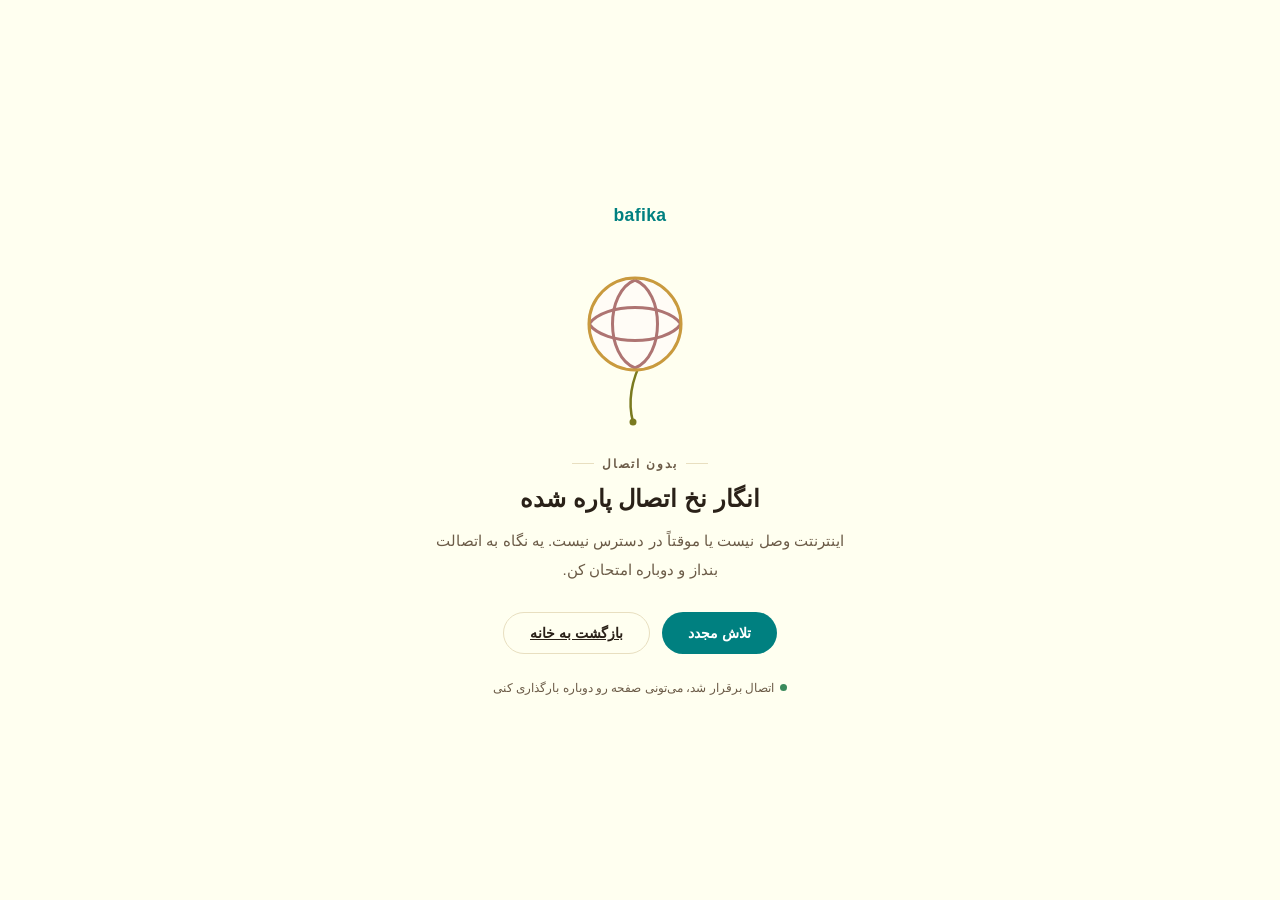
<file: offline.html>
<!DOCTYPE html>
<html lang="fa" dir="rtl">
<head>
<meta charset="UTF-8">
<meta name="viewport" content="width=device-width, initial-scale=1.0">
<title>bafika | اتصال اینترنت قطع شده</title>
<style>
  :root{
    --cream:#FFFFF0;
    --surface:#FFFEFA;
    --ink:#2A2118;
    --ink-soft:#6B5B47;
    --wine:#008080;
    --line:#E8DFC0;
  }
  *{box-sizing:border-box;margin:0;padding:0;}
  html,body{height:100%;}
  body{
    font-family:'Vazirmatn','Tahoma',sans-serif;
    background:var(--cream);
    color:var(--ink);
    display:flex;align-items:center;justify-content:center;
    min-height:100vh;padding:24px;
    text-align:center;
  }
  .wrap{max-width:420px;}
  .brand{
    font-weight:800;font-size:1.1rem;color:var(--wine);
    letter-spacing:.02em;margin-bottom:36px;
  }

  /* ---------- کاموای بی‌جون با نخ آویزون ---------- */
  .yarn-scene{width:150px;height:170px;margin:0 auto 18px;position:relative;}
  .yarn-ball{animation:sway 3.6s ease-in-out infinite;transform-origin:70px 62px;}
  @keyframes sway{
    0%,100%{transform:rotate(-2.5deg);}
    50%{transform:rotate(2.5deg);}
  }
  .thread{
    animation:swing 3.6s ease-in-out infinite;transform-origin:78px 96px;
  }
  @keyframes swing{
    0%,100%{transform:rotate(4deg);}
    50%{transform:rotate(-4deg);}
  }

  .eyebrow{
    display:inline-flex;align-items:center;gap:8px;
    font-size:.78rem;font-weight:700;color:var(--ink-soft);
    letter-spacing:.15em;margin-bottom:10px;
  }
  .eyebrow::before,.eyebrow::after{content:'';width:22px;height:1px;background:var(--line);}
  h1{
    font-size:1.5rem;font-weight:800;margin-bottom:10px;line-height:1.5;
  }
  p{
    color:var(--ink-soft);font-size:.95rem;line-height:1.9;margin-bottom:28px;
  }
  .actions{display:flex;gap:12px;justify-content:center;flex-wrap:wrap;}
  .btn{
    display:inline-flex;align-items:center;gap:8px;
    padding:12px 26px;border-radius:999px;font-weight:700;font-size:.9rem;
    border:none;cursor:pointer;font-family:inherit;
    transition:transform .15s, background .15s;
  }
  .btn-primary{background:var(--wine);color:#fff;}
  .btn-primary:hover{transform:translateY(-2px);}
  .btn-outline{background:transparent;color:var(--ink);border:1px solid var(--line);}
  .btn-outline:hover{background:var(--surface);}
  .status{
    margin-top:26px;font-size:.78rem;color:var(--ink-soft);
    display:flex;align-items:center;justify-content:center;gap:6px;
  }
  .dot{width:7px;height:7px;border-radius:50%;background:#c0392b;flex:none;}
  .dot.online{background:#3a8a5c;}
</style>
</head>
<body>
  <div class="wrap">
    <div class="brand">bafika</div>

    <div class="yarn-scene" aria-hidden="true">
      <svg viewBox="0 0 150 170" width="150" height="170">
        <g class="thread">
          <path d="M78 96 Q 60 130 68 160" fill="none" stroke="#7A7A1F" stroke-width="2.5" stroke-linecap="round"/>
          <circle cx="68" cy="160" r="3.5" fill="#7A7A1F"/>
        </g>
        <g class="yarn-ball">
          <circle cx="70" cy="62" r="46" fill="#FFFCF6" stroke="#E4D6BC" stroke-width="2"/>
          <g fill="none" stroke="#8C3B3B" stroke-width="3" opacity=".7">
            <path d="M70 18 C 40 30, 40 94, 70 106 C 100 94, 100 30, 70 18"/>
            <path d="M24 62 C 40 40, 100 40, 116 62"/>
            <path d="M24 62 C 40 84, 100 84, 116 62"/>
          </g>
          <circle cx="70" cy="62" r="46" fill="none" stroke="#C99A3E" stroke-width="3"/>
        </g>
      </svg>
    </div>

    <span class="eyebrow">بدون اتصال</span>
    <h1>انگار نخ اتصال پاره شده</h1>
    <p>اینترنتت وصل نیست یا موقتاً در دسترس نیست. یه نگاه به اتصالت بنداز و دوباره امتحان کن.</p>

    <div class="actions">
      <button class="btn btn-primary" onclick="location.reload()">تلاش مجدد</button>
      <a class="btn btn-outline" href="index.html">بازگشت به خانه</a>
    </div>

    <div class="status">
      <span class="dot" id="statusDot"></span>
      <span id="statusText">در حال بررسی اتصال...</span>
    </div>
  </div>

  <script>
    function updateStatus(){
      const dot = document.getElementById('statusDot');
      const text = document.getElementById('statusText');
      if(navigator.onLine){
        dot.classList.add('online');
        text.textContent = 'اتصال برقرار شد، می‌تونی صفحه رو دوباره بارگذاری کنی';
      } else {
        dot.classList.remove('online');
        text.textContent = 'هنوز به اینترنت وصل نیستی';
      }
    }
    updateStatus();
    window.addEventListener('online', updateStatus);
    window.addEventListener('offline', updateStatus);
  </script>
</body>
</html>
</file>
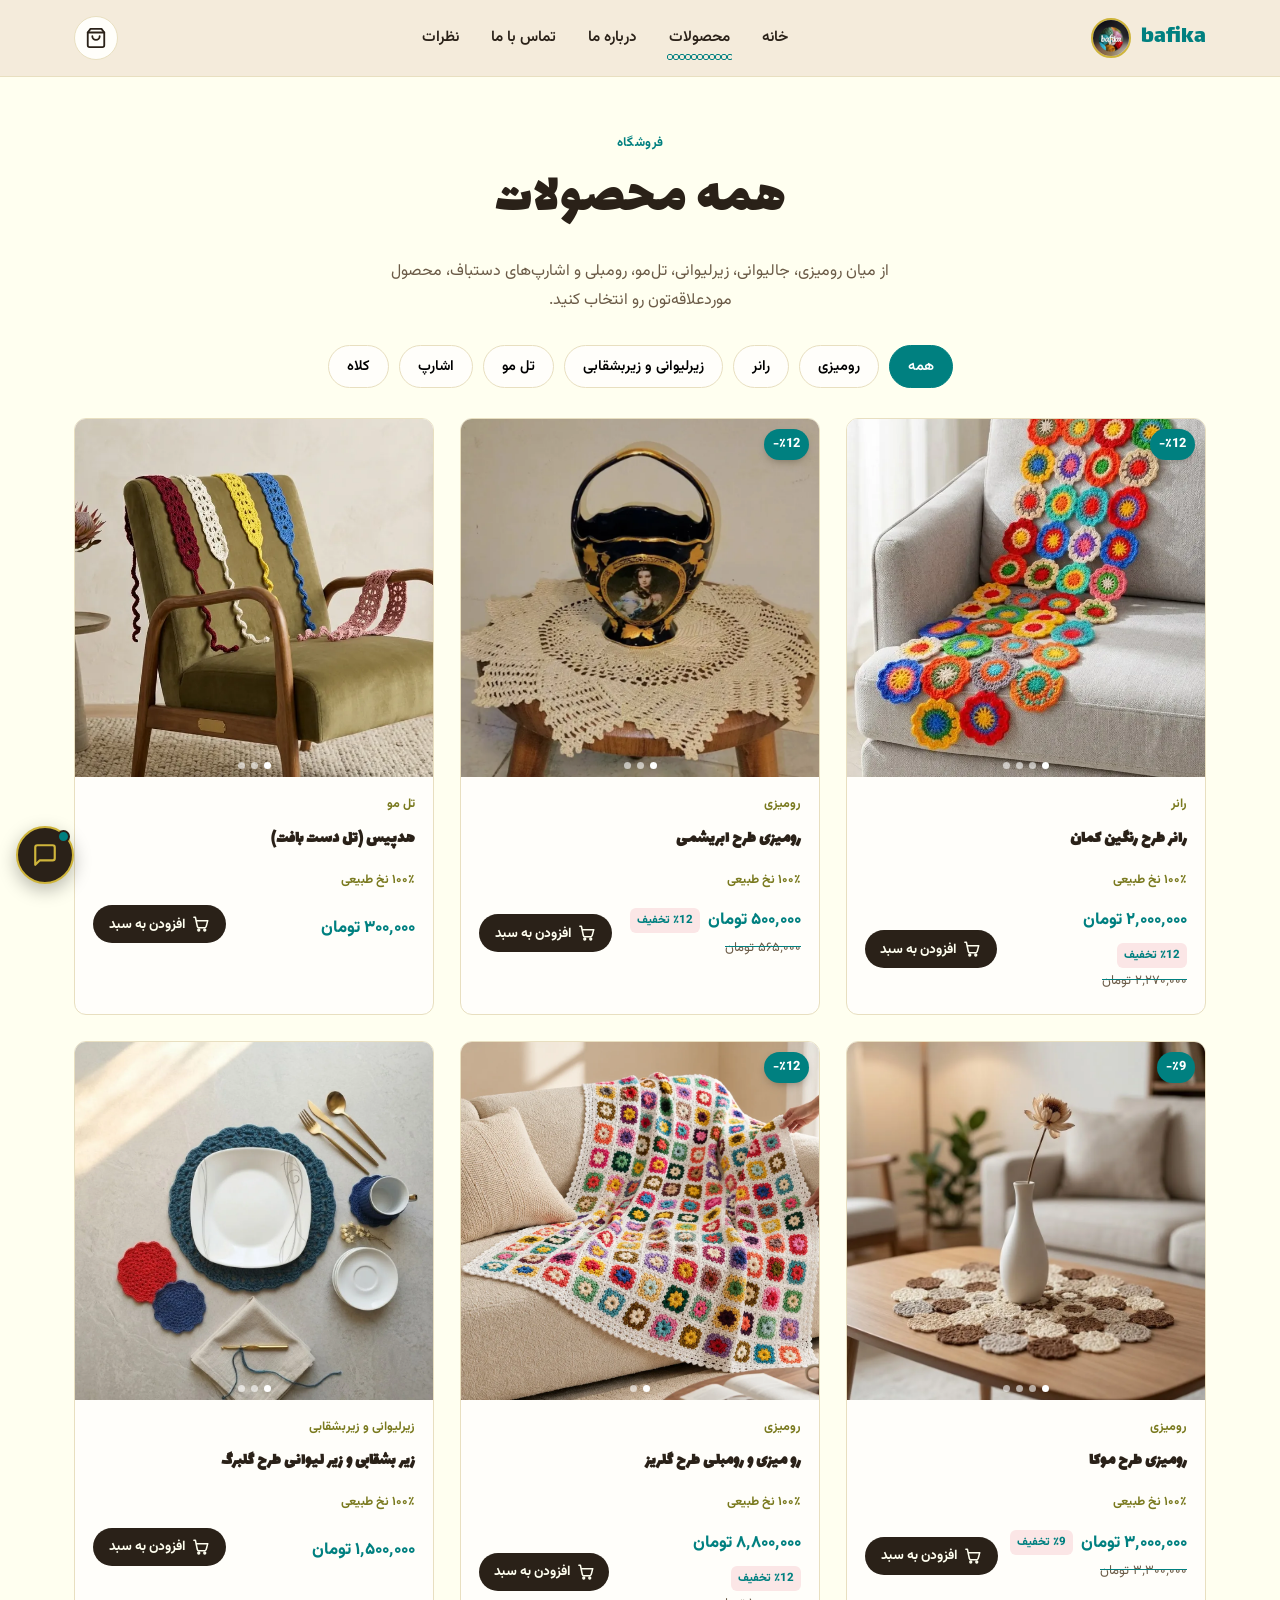
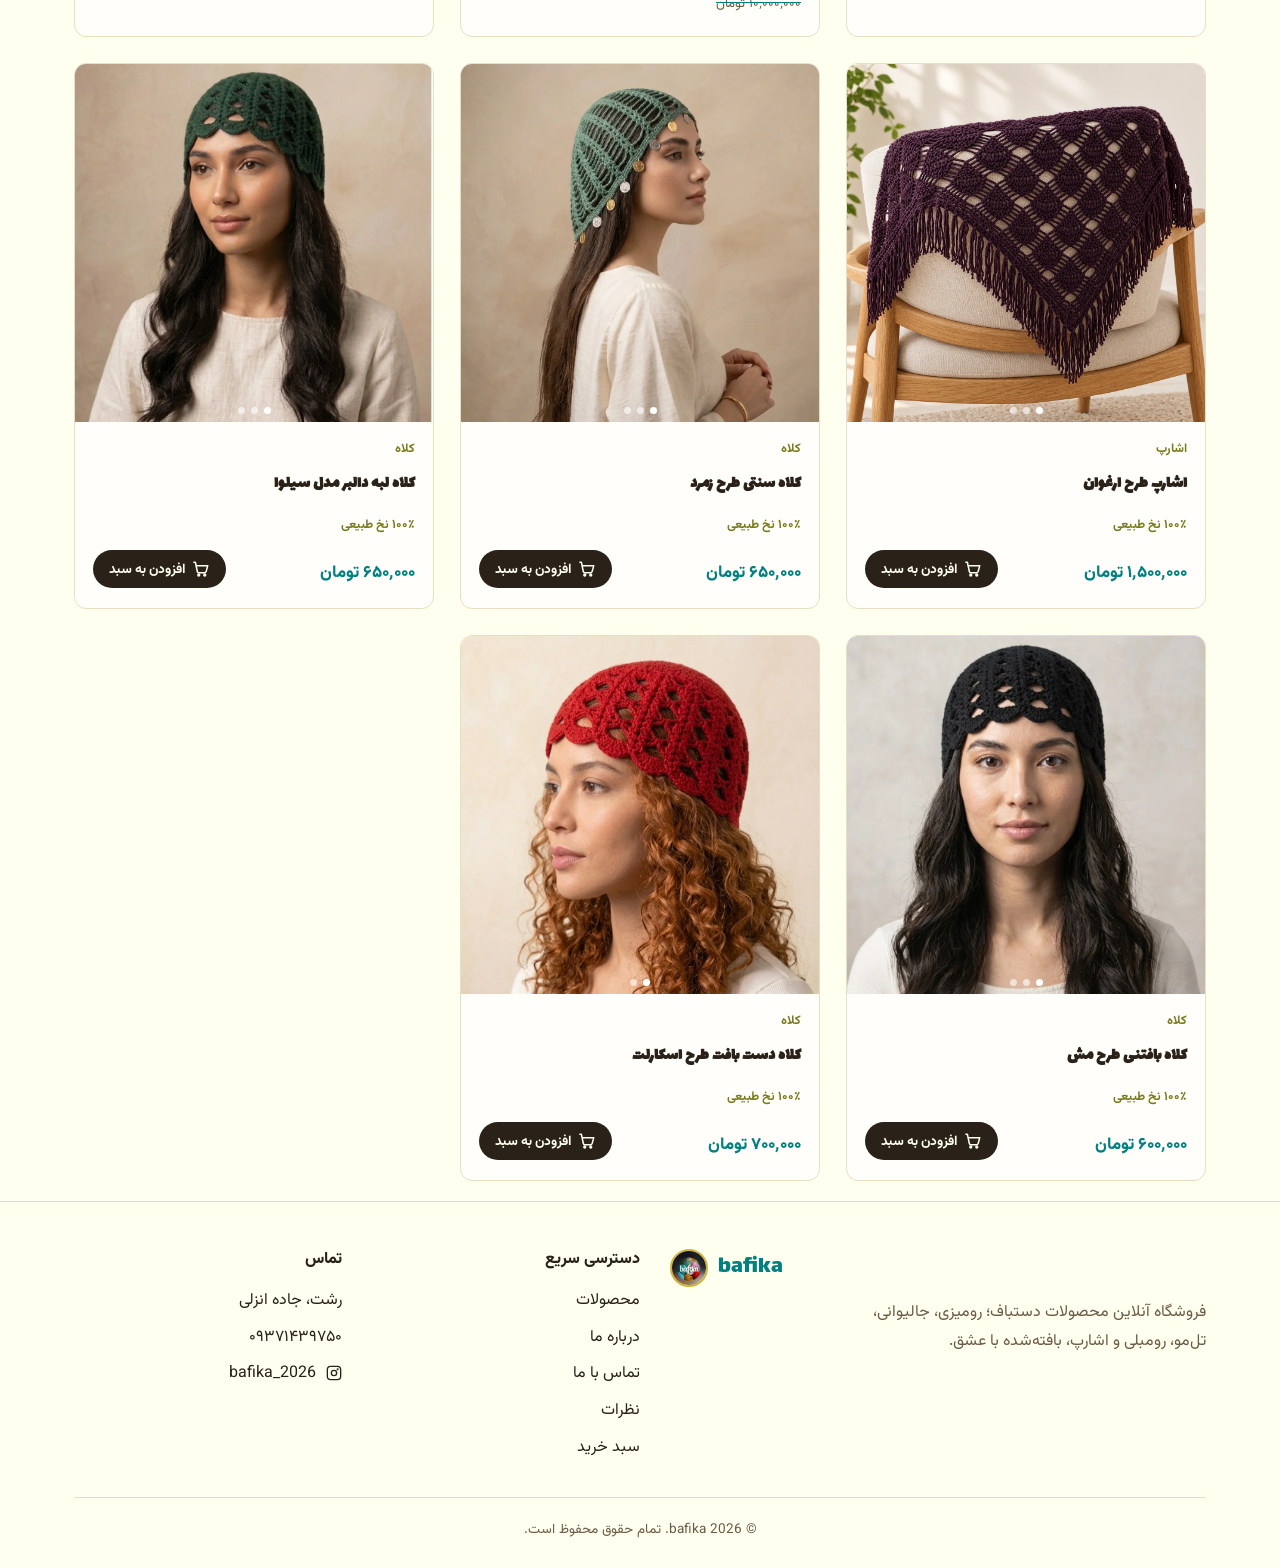
<file: products.html>
<!DOCTYPE html>
<html lang="fa" dir="rtl">
<head>
<meta charset="UTF-8">
<meta name="viewport" content="width=device-width, initial-scale=1.0">
<title>محصولات | bafika</title>
<meta name="description" content="مشاهده تمام محصولات دستباف bafika: رومیزی، جالیوانی، زیرلیوانی، تل مو، رومبلی و اشارپ.">
<link rel="icon" type="image/png" href="img/logo.png">
<link rel="stylesheet" href="css/style.css?v=20">
</head>
<body>

<header class="site-header">
  <div class="nav-wrap">
    <a href="index.html" class="brand"><img src="img/logo.png" alt="bafika" class="brand-logo"> bafika</a>
    <nav class="nav-links" id="navLinks">
      <a href="index.html">خانه</a>
      <a href="products.html" aria-current="page">محصولات</a>
      <a href="about.html">درباره ما</a>
      <a href="contact.html">تماس با ما</a>
      <a href="reviews.html">نظرات</a>
    </nav>
    <div class="nav-actions">
      <a href="cart.html" class="cart-link" aria-label="سبد خرید">
        <svg class="bf-ic" width="18" height="18" viewBox="0 0 24 24" fill="none" stroke="currentColor" stroke-width="2" stroke-linecap="round" stroke-linejoin="round" aria-hidden="true"><path d="M6 2 3 6v14a2 2 0 0 0 2 2h14a2 2 0 0 0 2-2V6l-3-4Z"/><path d="M3 6h18"/><path d="M16 10a4 4 0 0 1-8 0"/></svg>
        <span class="cart-count" data-cart-count style="display:none;">0</span>
      </a>
      <button class="menu-toggle" aria-label="باز کردن منو" aria-expanded="false" aria-controls="navLinks">☰</button>
    </div>
  </div>
</header>

<main>
  <section class="page-hero">
    <div class="container">
      <span class="eyebrow">فروشگاه</span>
      <h1>همه محصولات</h1>
      <p>از میان رومیزی، جالیوانی، زیرلیوانی، تل‌مو، رومبلی و اشارپ‌های دستباف، محصول موردعلاقه‌تون رو انتخاب کنید.</p>
    </div>
  </section>

  <section class="products">
    <div class="container">
      <div class="products-toolbar" data-toolbar></div>
      <div class="product-grid" data-product-grid></div>
    </div>
  </section>
</main>

<footer class="site-footer">
  <div class="container">
    <div class="footer-grid">
      <div>
        <div class="brand" style="margin-bottom:10px;"><img src="img/logo.png" alt="bafika" class="footer-brand-logo"> bafika</div>
        <p style="max-width:38ch;">فروشگاه آنلاین محصولات دستباف؛ رومیزی، جالیوانی، تل‌مو، رومبلی و اشارپ، بافته‌شده با عشق.</p>
      </div>
      <div>
        <h3>دسترسی سریع</h3>
        <ul>
          <li><a href="products.html">محصولات</a></li>
          <li><a href="about.html">درباره ما</a></li>
          <li><a href="contact.html">تماس با ما</a></li>
          <li><a href="reviews.html">نظرات</a></li>
          <li><a href="cart.html">سبد خرید</a></li>
        </ul>
      </div>
      <div>
        <h3>تماس</h3>
        <ul>
          <li>رشت، جاده انزلی</li>
          <li>۰۹۳۷۱۴۳۹۷۵۰</li>
          <li><svg class="bf-ic" width="16" height="16" viewBox="0 0 24 24" fill="none" stroke="currentColor" stroke-width="2" stroke-linecap="round" stroke-linejoin="round" aria-hidden="true"><rect x="2" y="2" width="20" height="20" rx="5"/><circle cx="12" cy="12" r="4"/><circle cx="17.5" cy="6.5" r=".6"/></svg> <a href="https://instagram.com/bafika_2026" target="_blank" rel="noopener">bafika_2026</a></li>
        </ul>
      </div>
    </div>
    <div class="footer-bottom">© <span data-year></span> bafika. تمام حقوق محفوظ است.</div>
  </div>
</footer>

<script src="js/main.js"></script>
<script src="js/chatbot.js?v=1" defer></script>
</body>
</html>
</file>
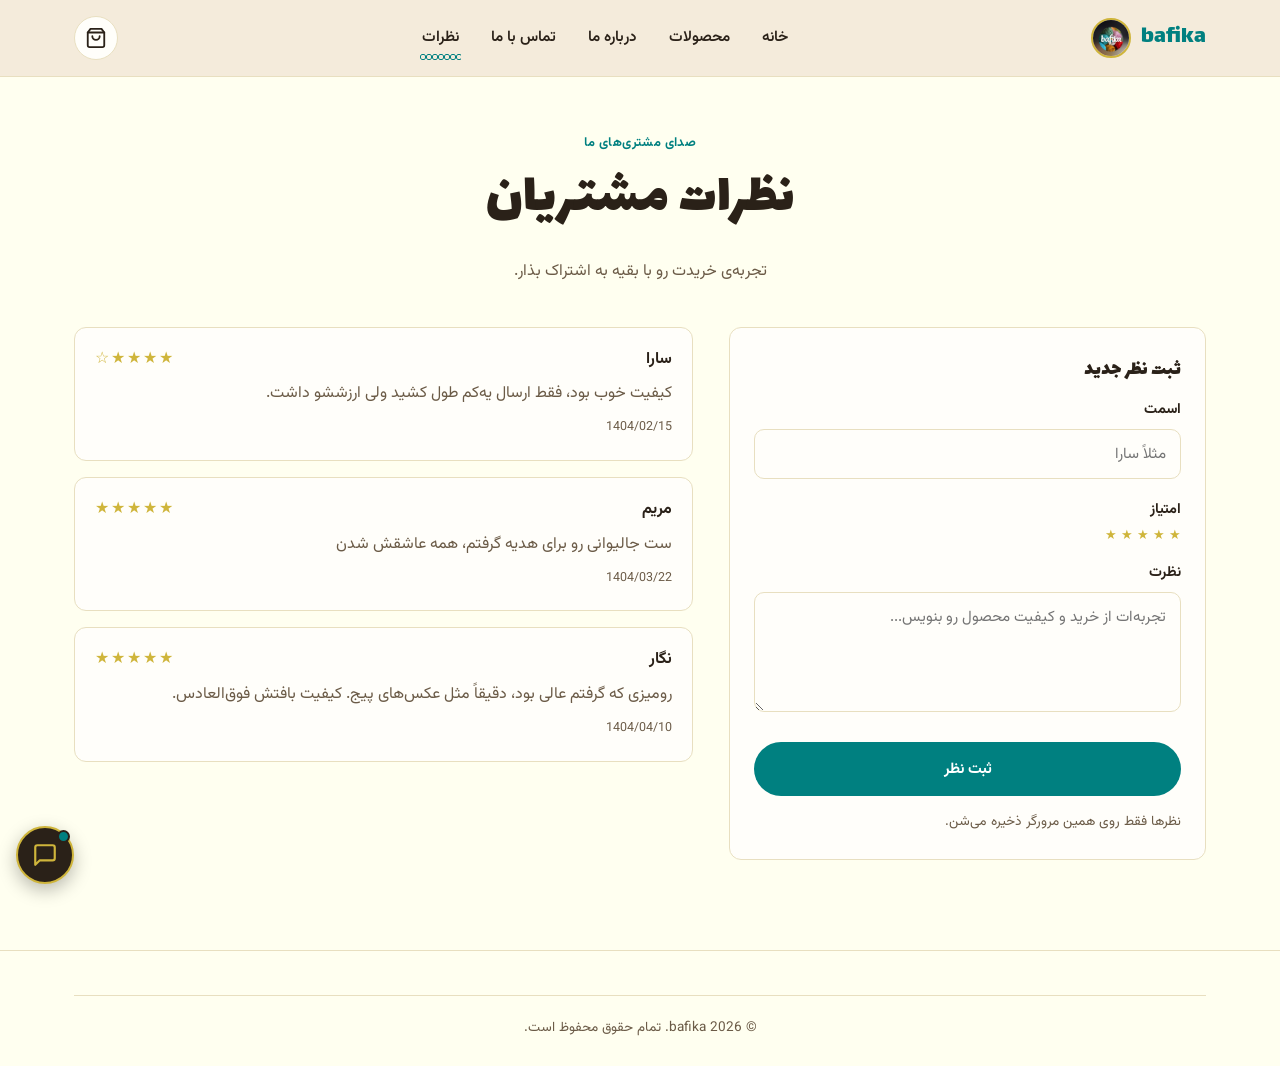
<file: reviews.html>
<!DOCTYPE html>
<html lang="fa" dir="rtl">
<head>
<meta charset="UTF-8">
<meta name="viewport" content="width=device-width, initial-scale=1.0">
<title>نظرات مشتریان | bafika</title>
<meta name="description" content="نظرات مشتریان bafika درباره محصولات دستباف.">
<link rel="icon" type="image/png" href="img/logo.png">
<link rel="stylesheet" href="css/style.css?v=20">
</head>
<body>

<header class="site-header">
  <div class="nav-wrap">
    <a href="index.html" class="brand"><img src="img/logo.png" alt="bafika" class="brand-logo"> bafika</a>
    <nav class="nav-links" id="navLinks">
      <a href="index.html">خانه</a>
      <a href="products.html">محصولات</a>
      <a href="about.html">درباره ما</a>
      <a href="contact.html">تماس با ما</a>
      <a href="reviews.html" aria-current="page">نظرات</a>
    </nav>
    <div class="nav-actions">
      <a href="cart.html" class="cart-link" aria-label="سبد خرید">
        <svg class="bf-ic" width="18" height="18" viewBox="0 0 24 24" fill="none" stroke="currentColor" stroke-width="2" stroke-linecap="round" stroke-linejoin="round" aria-hidden="true"><path d="M6 2 3 6v14a2 2 0 0 0 2 2h14a2 2 0 0 0 2-2V6l-3-4Z"/><path d="M3 6h18"/><path d="M16 10a4 4 0 0 1-8 0"/></svg>
        <span class="cart-count" data-cart-count style="display:none;">0</span>
      </a>
      <button class="menu-toggle" aria-label="باز کردن منو" aria-expanded="false" aria-controls="navLinks">☰</button>
    </div>
  </div>
</header>

<main>
  <section class="page-hero">
    <div class="container">
      <span class="eyebrow">صدای مشتری‌های ما</span>
      <h1>نظرات مشتریان</h1>
      <p>تجربه‌ی خریدت رو با بقیه به اشتراک بذار.</p>
    </div>
  </section>

  <section class="container">
    <div class="reviews-wrap">
      <aside class="review-form-card">
        <h3>ثبت نظر جدید</h3>
        <form data-review-form novalidate>
          <div class="form-field">
            <label for="r-name">اسمت</label>
            <input type="text" id="r-name" placeholder="مثلاً سارا">
            <div class="form-error">لطفاً اسمت رو بنویس.</div>
          </div>
          <div class="form-field">
            <label>امتیاز</label>
            <div class="star-input">
              <button type="button" data-star="1">★</button>
              <button type="button" data-star="2">★</button>
              <button type="button" data-star="3">★</button>
              <button type="button" data-star="4">★</button>
              <button type="button" data-star="5">★</button>
            </div>
          </div>
          <div class="form-field">
            <label for="r-text">نظرت</label>
            <textarea id="r-text" placeholder="تجربه‌ات از خرید و کیفیت محصول رو بنویس..."></textarea>
            <div class="form-error">لطفاً نظرت رو بنویس.</div>
          </div>
          <button type="submit" class="btn btn-primary btn-block">ثبت نظر</button>
        </form>
        <p class="form-note" style="margin-top:14px;margin-bottom:0;">نظرها فقط روی همین مرورگر ذخیره می‌شن.</p>
      </aside>

      <div class="reviews-list" data-reviews-list></div>
    </div>
  </section>
</main>

<footer class="site-footer">
  <div class="container">
    <div class="footer-bottom">© <span data-year></span> bafika. تمام حقوق محفوظ است.</div>
  </div>
</footer>

<script src="js/main.js"></script>
<script src="js/chatbot.js?v=1" defer></script>
</body>
</html>
</file>
<file: css/style.css>
/* فونت‌ها به‌صورت محلی (به‌جای گوگل‌فونت، برای سرعت بیشتر در ایران) */
@font-face{font-family:'Vazirmatn';font-style:normal;font-weight:400;font-display:swap;src:url('../fonts/vazirmatn-arabic-400-normal.woff2') format('woff2');unicode-range:U+0600-06FF,U+0750-077F,U+0870-088E,U+0890-0891,U+0897-08E1,U+08E3-08FF,U+200C-200E,U+2010-2011,U+204F,U+2E41,U+FB50-FDFF,U+FE70-FE74,U+FE76-FEFC;}
@font-face{font-family:'Vazirmatn';font-style:normal;font-weight:400;font-display:swap;src:url('../fonts/vazirmatn-latin-400-normal.woff2') format('woff2');unicode-range:U+0000-00FF,U+0131,U+0152-0153,U+02BB-02BC,U+02C6,U+02DA,U+02DC,U+0304,U+0308,U+0329,U+2000-206F,U+20AC,U+2122,U+2191,U+2193,U+2212,U+2215,U+FEFF,U+FFFD;}
@font-face{font-family:'Vazirmatn';font-style:normal;font-weight:500;font-display:swap;src:url('../fonts/vazirmatn-arabic-500-normal.woff2') format('woff2');unicode-range:U+0600-06FF,U+0750-077F,U+0870-088E,U+0890-0891,U+0897-08E1,U+08E3-08FF,U+200C-200E,U+2010-2011,U+204F,U+2E41,U+FB50-FDFF,U+FE70-FE74,U+FE76-FEFC;}
@font-face{font-family:'Vazirmatn';font-style:normal;font-weight:500;font-display:swap;src:url('../fonts/vazirmatn-latin-500-normal.woff2') format('woff2');unicode-range:U+0000-00FF,U+0131,U+0152-0153,U+02BB-02BC,U+02C6,U+02DA,U+02DC,U+0304,U+0308,U+0329,U+2000-206F,U+20AC,U+2122,U+2191,U+2193,U+2212,U+2215,U+FEFF,U+FFFD;}
@font-face{font-family:'Vazirmatn';font-style:normal;font-weight:600;font-display:swap;src:url('../fonts/vazirmatn-arabic-600-normal.woff2') format('woff2');unicode-range:U+0600-06FF,U+0750-077F,U+0870-088E,U+0890-0891,U+0897-08E1,U+08E3-08FF,U+200C-200E,U+2010-2011,U+204F,U+2E41,U+FB50-FDFF,U+FE70-FE74,U+FE76-FEFC;}
@font-face{font-family:'Vazirmatn';font-style:normal;font-weight:600;font-display:swap;src:url('../fonts/vazirmatn-latin-600-normal.woff2') format('woff2');unicode-range:U+0000-00FF,U+0131,U+0152-0153,U+02BB-02BC,U+02C6,U+02DA,U+02DC,U+0304,U+0308,U+0329,U+2000-206F,U+20AC,U+2122,U+2191,U+2193,U+2212,U+2215,U+FEFF,U+FFFD;}
@font-face{font-family:'Vazirmatn';font-style:normal;font-weight:700;font-display:swap;src:url('../fonts/vazirmatn-arabic-700-normal.woff2') format('woff2');unicode-range:U+0600-06FF,U+0750-077F,U+0870-088E,U+0890-0891,U+0897-08E1,U+08E3-08FF,U+200C-200E,U+2010-2011,U+204F,U+2E41,U+FB50-FDFF,U+FE70-FE74,U+FE76-FEFC;}
@font-face{font-family:'Vazirmatn';font-style:normal;font-weight:700;font-display:swap;src:url('../fonts/vazirmatn-latin-700-normal.woff2') format('woff2');unicode-range:U+0000-00FF,U+0131,U+0152-0153,U+02BB-02BC,U+02C6,U+02DA,U+02DC,U+0304,U+0308,U+0329,U+2000-206F,U+20AC,U+2122,U+2191,U+2193,U+2212,U+2215,U+FEFF,U+FFFD;}
@font-face{font-family:'Vazirmatn';font-style:normal;font-weight:800;font-display:swap;src:url('../fonts/vazirmatn-arabic-800-normal.woff2') format('woff2');unicode-range:U+0600-06FF,U+0750-077F,U+0870-088E,U+0890-0891,U+0897-08E1,U+08E3-08FF,U+200C-200E,U+2010-2011,U+204F,U+2E41,U+FB50-FDFF,U+FE70-FE74,U+FE76-FEFC;}
@font-face{font-family:'Vazirmatn';font-style:normal;font-weight:800;font-display:swap;src:url('../fonts/vazirmatn-latin-800-normal.woff2') format('woff2');unicode-range:U+0000-00FF,U+0131,U+0152-0153,U+02BB-02BC,U+02C6,U+02DA,U+02DC,U+0304,U+0308,U+0329,U+2000-206F,U+20AC,U+2122,U+2191,U+2193,U+2212,U+2215,U+FEFF,U+FFFD;}
@font-face{font-family:'Lalezar';font-style:normal;font-weight:400;font-display:swap;src:url('../fonts/lalezar-arabic-400-normal.woff2') format('woff2');unicode-range:U+0600-06FF,U+0750-077F,U+0870-088E,U+0890-0891,U+0897-08E1,U+08E3-08FF,U+200C-200E,U+2010-2011,U+204F,U+2E41,U+FB50-FDFF,U+FE70-FE74,U+FE76-FEFC;}
@font-face{font-family:'Lalezar';font-style:normal;font-weight:400;font-display:swap;src:url('../fonts/lalezar-latin-400-normal.woff2') format('woff2');unicode-range:U+0000-00FF,U+0131,U+0152-0153,U+02BB-02BC,U+02C6,U+02DA,U+02DC,U+0304,U+0308,U+0329,U+2000-206F,U+20AC,U+2122,U+2191,U+2193,U+2212,U+2215,U+FEFF,U+FFFD;}

:root{
  --cream:#FFFFF0;
  --surface:#FFFEFA;
  --ink:#2A2118;
  --ink-soft:#6B5B47;
  --wine:#008080;
  --wine-dark:#006666;
  --moss:#7A7A1F;
  --gold:#CFB53B;
  --burgundy:#800020;
  --mauve:#E0B0FF;
  --line:#E8DFC0;
  --radius:12px;
  --shadow:0 10px 30px -14px rgba(42,33,24,.28);
  --stitch:'\007E'; /* fallback, unused */
}

*{box-sizing:border-box;}
*{
  -webkit-user-select:none;user-select:none;
  -webkit-touch-callout:none;
}
input,textarea,select,[contenteditable="true"]{
  -webkit-user-select:text;user-select:text;
}
html{scroll-behavior:smooth;}
#categories{scroll-margin-top:88px;}
body{
  margin:0;
  background:var(--cream);
  color:var(--ink);
  font-family:'Vazirmatn',sans-serif;
  direction:rtl;
  line-height:1.8;
  -webkit-font-smoothing:antialiased;
}
img{max-width:100%;display:block;}
a{color:inherit;text-decoration:none;}
ul{margin:0;padding:0;list-style:none;}
button{font-family:inherit;cursor:pointer;}
h1,h2,h3{font-family:'Lalezar',cursive;font-weight:400;margin:0 0 .4em;color:var(--ink);}
h1{font-size:clamp(2.2rem,5vw,3.6rem);line-height:1.25;}
h2{font-size:clamp(1.6rem,3.2vw,2.3rem);}
h3{font-size:1.3rem;}
p{margin:0 0 1em;color:var(--ink-soft);}
.container{max-width:1180px;margin:0 auto;padding:0 24px;}
.eyebrow{
  display:inline-block;
  font-size:.8rem;
  font-weight:700;
  color:var(--wine);
  letter-spacing:.03em;
  margin-bottom:.6em;
}

/* focus visibility */
a:focus-visible,button:focus-visible,input:focus-visible,textarea:focus-visible,select:focus-visible{
  outline:3px solid var(--gold);
  outline-offset:2px;
}

@media (prefers-reduced-motion: reduce){
  *{animation-duration:.01ms !important;animation-iteration-count:1 !important;transition-duration:.01ms !important;scroll-behavior:auto !important;}
}

/* ---------- stitch signature: a knit-chain divider used as underline / icon / section divider ---------- */
.stitch-line{
  display:block;
  width:100%;
  height:14px;
  background-image:radial-gradient(circle at 7px 7px, transparent 5px, var(--line) 5.5px 6.5px, transparent 7px);
  background-size:14px 14px;
  background-repeat:repeat-x;
  opacity:.9;
}
.stitch-line.accent{
  background-image:radial-gradient(circle at 7px 7px, transparent 5px, var(--wine) 5.5px 6.5px, transparent 7px);
}

/* ---------- header ---------- */
.site-header{
  position:sticky;top:0;z-index:50;
  background:rgba(243,234,217,.92);
  backdrop-filter:blur(6px);
  border-bottom:1px solid var(--line);
}
.nav-wrap{
  display:flex;align-items:center;justify-content:space-between;
  padding:16px 24px;max-width:1180px;margin:0 auto;
}
.brand{
  font-family:'Lalezar',cursive;font-size:1.5rem;color:var(--wine);
  display:flex;align-items:center;gap:10px;
  direction:ltr;
}
.brand .yarn-dot{width:14px;height:14px;border-radius:50%;background:var(--gold);display:inline-block;}
.brand-logo{
  width:40px;height:40px;border-radius:50%;object-fit:cover;
  border:2px solid var(--gold);flex-shrink:0;
}
.footer-brand-logo{
  width:38px;height:38px;border-radius:50%;object-fit:cover;
  border:2px solid var(--gold);flex-shrink:0;
}
.nav-links{display:flex;gap:28px;align-items:center;}
.nav-links a{
  position:relative;font-weight:600;font-size:.95rem;padding:4px 2px;
}
.nav-links a::after{
  content:'';position:absolute;right:0;bottom:-4px;width:100%;height:6px;
  background-image:radial-gradient(circle at 3px 3px, transparent 2px, var(--wine) 2.3px 2.8px, transparent 3.2px);
  background-size:6px 6px;background-repeat:repeat-x;
  opacity:0;transform:translateY(2px);transition:opacity .2s, transform .2s;
}
.nav-links a:hover::after,.nav-links a[aria-current="page"]::after{opacity:1;transform:translateY(0);}
.nav-actions{display:flex;align-items:center;gap:14px;}
.cart-link{
  position:relative;display:flex;align-items:center;justify-content:center;
  width:44px;height:44px;padding:0;border-radius:50%;
  background:var(--surface);border:1px solid var(--line);
}
.cart-link .bf-ic{width:22px;height:22px;}
.cart-count{
  position:absolute;top:-5px;right:-5px;
  background:var(--wine);color:#fff;font-size:.72rem;font-weight:700;line-height:1;
  min-width:20px;height:20px;border-radius:50%;box-shadow:0 0 0 2px var(--cream);
  display:flex;align-items:center;justify-content:center;padding:0 4px;
}
.menu-toggle{display:none;background:none;border:none;font-size:1.6rem;color:var(--ink);}

/* ---------- overlay header (sits on top of the hero image) ---------- */
.site-header.header-overlay{
  position:absolute;top:0;left:0;right:0;
  background:transparent;backdrop-filter:none;border-bottom:1px solid transparent;
  transition:background .25s ease, border-color .25s ease, backdrop-filter .25s ease;
}
.site-header.header-overlay .brand,
.site-header.header-overlay .nav-links a,
.site-header.header-overlay .cart-link,
.site-header.header-overlay .menu-toggle{color:#fff;}
.site-header.header-overlay .cart-link{background:rgba(255,255,255,.14);border-color:rgba(255,255,255,.35);}
.site-header.header-overlay .nav-links a::after{background-image:radial-gradient(circle at 3px 3px, transparent 2px, #fff 2.3px 2.8px, transparent 3.2px);}

.site-header.header-overlay.scrolled{
  position:fixed;
  background:rgba(243,234,217,.92);backdrop-filter:blur(6px);border-bottom:1px solid var(--line);
}
.site-header.header-overlay.scrolled .brand{color:var(--wine);}
.site-header.header-overlay.scrolled .nav-links a,
.site-header.header-overlay.scrolled .menu-toggle{color:var(--ink);}
.site-header.header-overlay.scrolled .cart-link{background:var(--surface);border-color:var(--line);color:var(--ink);}
.site-header.header-overlay.scrolled .nav-links a::after{background-image:radial-gradient(circle at 3px 3px, transparent 2px, var(--wine) 2.3px 2.8px, transparent 3.2px);}

/* کارت منوی موبایل در دسکتاپ اصلاً نمایش داده نمی‌شود */
.mnav-overlay,.mnav-card{display:none;}
@media (max-width:820px){
  .nav-links{display:none;}   /* لینک‌ها در موبایل داخل کارت منو (mnav) نمایش داده می‌شوند */
  .menu-toggle{display:block;}
  .mnav-overlay,.mnav-card{display:block;}
}

/* ---------- منوی موبایل: کارت کنار صفحه + پس‌زمینه‌ی تار (js/main.js ← initMobileNav) ---------- */
.mnav-overlay{
  position:fixed;top:0;right:0;bottom:0;left:0;z-index:10000;
  background:rgba(42,33,24,.38);-webkit-backdrop-filter:blur(3px);backdrop-filter:blur(3px);
  opacity:0;visibility:hidden;pointer-events:none;
  transition:opacity .2s ease,visibility 0s linear .2s;
}
.mnav-overlay.show{opacity:1;visibility:visible;pointer-events:auto;transition:opacity .3s ease,visibility 0s;}

.mnav-card{
  position:fixed;z-index:10001;top:calc(12px + env(safe-area-inset-top,0px));left:12px;
  width:min(292px,calc(100vw - 56px));direction:rtl;
  background:rgba(255,254,250,.97);border:1px solid var(--line);border-radius:24px;
  box-shadow:0 18px 44px rgba(42,33,24,.30);padding:12px 12px 10px;
  transform-origin:top left;
  opacity:0;visibility:hidden;pointer-events:none;transform:translate(-10px,-10px) scale(.9);
  transition:transform .2s ease-in,opacity .18s ease-in,visibility 0s linear .2s;
}
.mnav-card.show{
  opacity:1;visibility:visible;pointer-events:auto;transform:none;
  transition:transform .38s cubic-bezier(.22,1,.36,1),opacity .25s ease-out,visibility 0s;
}
.mnav-card,.mnav-card *{-webkit-tap-highlight-color:transparent;}
.mnav-head{display:flex;align-items:center;justify-content:space-between;padding:2px 4px 10px;}
.mnav-card .brand-logo{width:36px;height:36px;}
.mnav-close{
  width:40px;height:40px;border-radius:12px;border:1.5px solid var(--line);background:#fff;color:var(--ink);
  font-size:22px;line-height:1;display:flex;align-items:center;justify-content:center;padding:0;cursor:pointer;
}
.mnav-close:active{background:var(--cream);}
.mnav-close:focus-visible,.mnav-item:focus-visible{outline:3px solid var(--gold);outline-offset:2px;}
.mnav-sep{height:1px;background:var(--line);margin:2px 4px 8px;}
.mnav-sep.mnav-sep-2{margin-top:8px;}

/* ورود تدریجی آیتم‌ها (هر کدام کمی دیرتر)؛ هنگام بسته شدن همه با هم و سریع محو می‌شوند */
.mnav-item{opacity:0;transform:translateY(6px);transition:opacity .15s ease,transform .15s ease;}
.mnav-card.show .mnav-item{
  opacity:1;transform:none;
  transition:opacity .24s ease calc(70ms + var(--i,0) * 30ms),transform .24s ease calc(70ms + var(--i,0) * 30ms);
}
.mnav-link{
  display:flex;align-items:center;justify-content:space-between;
  padding:11px 14px;border-radius:12px;font-size:1rem;font-weight:600;color:var(--ink);
}
.mnav-link:active{background:rgba(0,128,128,.08);}
.mnav-link[aria-current="page"]{background:rgba(0,128,128,.10);color:var(--wine-dark);}
.mnav-link[aria-current="page"]::after{content:"";width:7px;height:7px;border-radius:50%;background:var(--wine);}
.mnav-contact{display:flex;align-items:center;gap:12px;padding:8px 10px;border-radius:12px;color:var(--ink);}
.mnav-contact:active{background:rgba(0,128,128,.08);}
.mnav-ic{width:34px;height:34px;flex:none;border-radius:50%;background:rgba(0,128,128,.10);color:var(--wine-dark);display:flex;align-items:center;justify-content:center;}
.mnav-ct small{display:block;font-size:.72rem;color:#8a7e6b;line-height:1.3;}
.mnav-ct b{display:block;font-size:.92rem;font-weight:700;line-height:1.4;}
@media (prefers-reduced-motion:reduce){
  .mnav-overlay,.mnav-card,.mnav-item,.mnav-card.show .mnav-item{transition:none;}
}

/* ---------- buttons ---------- */
.btn{
  display:inline-flex;align-items:center;gap:8px;justify-content:center;
  padding:13px 26px;border-radius:999px;font-weight:700;font-size:.95rem;
  border:2px solid transparent;transition:.18s transform, .18s background, .18s color;
}
.btn-primary{background:var(--wine);color:#fff;}
.btn-primary:hover{background:var(--wine-dark);transform:translateY(-1px);}
.btn-outline{background:transparent;color:var(--ink);border-color:var(--ink);}
.btn-outline:hover{background:var(--ink);color:var(--cream);}
.btn-gold{background:var(--gold);color:var(--ink);}
.btn-gold:hover{transform:translateY(-1px);}
.btn-block{width:100%;}
.btn:disabled{opacity:.5;cursor:not-allowed;transform:none;}

/* ---------- hero banner (full-image hero with overlay header) ---------- */
.hero-banner{
  position:relative;
  min-height:620px;
  background-image:linear-gradient(90deg, rgba(24,29,17,.74) 0%, rgba(24,29,17,.42) 55%, rgba(24,29,17,.18) 100%), url('../img/hero-banner.jpg?v=6');
  background-size:cover;background-position:center;
  display:flex;flex-direction:column;justify-content:center;
  padding-top:96px;color:#fff;
}
.hero-photo{display:none;} /* عنصر قدیمی، دیگه استفاده نمی‌شه */
.hero-banner-content{padding-bottom:56px;}
.hero-badge-eyebrow{
  display:inline-flex;align-items:center;gap:8px;
  background:rgba(255,255,255,.14);border:1px solid rgba(255,255,255,.35);
  padding:7px 16px;border-radius:999px;font-size:.8rem;font-weight:600;
  margin-bottom:18px;backdrop-filter:blur(3px);
}
.hero-banner h1{color:#fff;max-width:14ch;}
.hero-banner p{color:rgba(255,255,255,.9);max-width:46ch;font-size:1.08rem;}
.hero-banner .hero-cta{display:flex;gap:14px;margin-top:22px;flex-wrap:wrap;}
.btn-outline-light{border-color:#fff;color:#fff;}
.btn-outline-light:hover{background:#fff;color:var(--ink);}

.hero-badges{position:relative;background:var(--surface);padding:28px 0;color:var(--ink);}
.hero-badge h4{color:var(--ink);}
.hero-badges-grid{display:grid;grid-template-columns:repeat(6,1fr);gap:14px;}
.hero-badge{
  padding:20px 10px;text-align:center;
  background:#fff;border-radius:14px;
  box-shadow:0 3px 14px -6px rgba(35,43,26,.14);
}
.hero-badge .ico{width:28px;height:28px;margin:0 auto 10px;color:var(--wine);}
.hero-badge h4{font-family:'Vazirmatn';font-size:.84rem;font-weight:800;margin:0 0 4px;}
.hero-badge p{font-size:.74rem;color:var(--ink-soft);margin:0;line-height:1.5;}

/* ---------- موبایل: عکس و متن دوباره روی هم، ولی با ارتفاع ثابت (نه وابسته به محتوا) ---------- */
@media (max-width:900px){
  .hero-banner{
    display:flex;flex-direction:column;justify-content:flex-start;
    height:860px;min-height:0;
    padding-top:104px;
    background-image:linear-gradient(180deg, rgba(20,25,15,.78) 0%, rgba(20,25,15,.55) 32%, rgba(20,25,15,.12) 55%, rgba(20,25,15,.05) 100%), url('../img/hero-banner-mobile.jpg?v=6');
    background-size:cover;background-position:72% top;background-repeat:no-repeat;
  }
  .hero-banner-content{padding-bottom:0;}
}
@media (max-width:820px){
  .hero-badges-grid{grid-template-columns:repeat(3,1fr);gap:10px;}
  .hero-badge{padding:16px 8px;}
  .hero-badge .ico{width:26px;height:26px;margin:0 auto 8px;}
  .hero-badge h4{font-size:.86rem;line-height:1.32;}
  .hero-badge p{display:none;}
}
@media (max-width:560px){
  .hero-banner{height:760px;padding-top:96px;background-position:76% top;}
  .hero-badges{padding:22px 0;}
  .hero-badges-grid{gap:8px;}
  .hero-badge{padding:14px 6px;border-radius:12px;}
  .hero-badge .ico{width:22px;height:22px;margin:0 auto 7px;}
  .hero-badge h4{font-size:.76rem;line-height:1.3;}
}
@media (max-width:400px){
  .hero-banner{height:700px;}
  .hero-banner h1{font-size:1.9rem;}
  .hero-badge{padding:12px 4px;}
  .hero-badge h4{font-size:.7rem;}
}

/* ---------- section heading ---------- */
.section-head{text-align:center;max-width:560px;margin:0 auto 34px;}

/* ---------- categories ---------- */
.categories{padding:50px 0;}
.cat-grid{display:grid;grid-template-columns:repeat(3,1fr);gap:18px;}
.cat-card{
  position:relative;border-radius:18px;overflow:hidden;aspect-ratio:4/5;
  display:flex;align-items:flex-end;padding:0;border:none;
  text-decoration:none;background:#e9dfcf;
  box-shadow:0 10px 24px -14px rgba(43,36,25,.45);
  transition:transform .22s ease, box-shadow .22s ease;
}
.cat-card:hover{transform:translateY(-5px);box-shadow:0 16px 30px -14px rgba(43,36,25,.55);}
.cat-img{
  position:absolute;inset:0;width:100%;height:100%;object-fit:cover;
  transition:transform .5s ease;
}
.cat-card:hover .cat-img{transform:scale(1.06);}
.cat-card::after{
  /* گرادیان تیره‌ی پایین کارت، فقط برای خوانا ماندن اسم دسته روی عکس */
  content:'';position:absolute;inset:0;
  background:linear-gradient(0deg, rgba(30,18,12,.72) 0%, rgba(30,18,12,0) 52%);
}
.cat-label{
  position:relative;z-index:2;width:100%;padding:16px 18px;
  display:flex;flex-direction:column;gap:2px;
}
.cat-title{
  color:#fff;font-family:'Lalezar',cursive;font-size:1.35rem;line-height:1.2;
}
.cat-count{color:rgba(255,255,255,.85);font-size:.78rem;font-weight:500;}
.cat-count:empty{display:none;}
@media (max-width:900px){.cat-grid{grid-template-columns:repeat(2,1fr);}}
@media (max-width:560px){.cat-title{font-size:1.15rem;}.cat-label{padding:12px 14px;}}

/* ---------- product grid ---------- */
.products-toolbar{
  display:flex;flex-wrap:wrap;gap:10px;justify-content:center;margin-bottom:30px;
}
.chip{
  padding:9px 18px;border-radius:999px;border:1px solid var(--line);
  background:var(--surface);font-weight:600;font-size:.9rem;
}
.chip[aria-pressed="true"]{background:var(--wine);color:#fff;border-color:var(--wine);}

.product-grid{display:grid;grid-template-columns:repeat(3,1fr);gap:26px;}
@media (max-width:900px){.product-grid{grid-template-columns:repeat(2,1fr);}}
@media (max-width:560px){.product-grid{grid-template-columns:1fr;}}

.product-card{
  background:var(--surface);border:1px solid var(--line);border-radius:var(--radius);
  overflow:hidden;display:flex;flex-direction:column;transition:transform .18s, box-shadow .18s;
}
.product-card:hover{transform:translateY(-4px);box-shadow:var(--shadow);}
.product-thumb{aspect-ratio:1/1;display:flex;align-items:center;justify-content:center;overflow:hidden;position:relative;}
.product-thumb img{width:100%;height:100%;object-fit:cover;}

/* ---------- اسلایدر عکس محصول ---------- */
.product-thumb.carousel{background:var(--surface);}
.product-thumb.carousel .slide{
  position:absolute;inset:0;width:100%;height:100%;object-fit:cover;
  opacity:0;transition:opacity .25s;
}
.product-thumb.carousel .slide.active{opacity:1;position:relative;}
.car-arrow{
  position:absolute;top:50%;transform:translateY(-50%);z-index:2;
  width:30px;height:30px;border-radius:50%;border:none;
  background:rgba(43,36,25,.55);color:#fff;font-size:1.2rem;line-height:1;
  display:flex;align-items:center;justify-content:center;opacity:0;transition:opacity .18s;
}
.product-thumb.carousel:hover .car-arrow{opacity:1;}
.car-arrow.prev{right:8px;}
.car-arrow.next{left:8px;}
.car-dots{
  position:absolute;bottom:8px;right:0;left:0;z-index:2;
  display:flex;justify-content:center;gap:6px;
}
.car-dot{
  width:7px;height:7px;border-radius:50%;border:none;background:rgba(255,255,255,.6);
  padding:0;
}
.car-dot.active{background:#fff;}
.product-body{padding:16px 18px 20px;display:flex;flex-direction:column;gap:8px;flex:1;}
.product-cat{font-size:.78rem;color:var(--moss);font-weight:700;}
.product-name{font-size:1.05rem;font-weight:700;}
.product-price{font-weight:800;color:var(--wine);font-size:1.05rem;margin-top:auto;}

/* ---------- تخفیف ---------- */
.thumb-wrap{position:relative;}
.thumb-discount-badge{
  position:absolute;top:10px;right:10px;z-index:3;
  background:var(--wine);color:#fff;font-weight:800;font-size:.8rem;
  padding:4px 9px;border-radius:999px;box-shadow:0 4px 10px -4px rgba(43,36,25,.5);
}
.price-block{display:flex;flex-direction:column;gap:2px;margin-top:auto;}
.price-row{display:flex;align-items:center;gap:8px;flex-wrap:wrap;}
.product-price.discounted{color:var(--wine);}
.product-price{white-space:nowrap;}
.discount-tag{
  background:#fbe6e6;color:var(--wine);font-size:.72rem;font-weight:800;
  padding:2px 7px;border-radius:6px;white-space:nowrap;flex:none;
}
.old-price{
  color:var(--ink-soft);font-size:.82rem;text-decoration:line-through;
  text-decoration-color:var(--wine);white-space:nowrap;
}
.product-foot{display:flex;align-items:center;justify-content:space-between;gap:10px;margin-top:6px;}
.add-btn{
  position:relative;overflow:hidden;
  background:var(--ink);color:var(--cream);border-radius:999px;padding:0;
  height:38px;border:none;cursor:pointer;
  transition:background .18s;
}
.add-btn:hover{background:var(--wine);}
.add-btn.added{background:var(--moss);}
.add-btn .pill{
  position:relative;height:100%;display:flex;align-items:center;justify-content:center;
  gap:6px;padding:0 16px;white-space:nowrap;
}
.add-btn .pill-label{
  font-weight:700;font-size:.85rem;transition:opacity .18s;
}
.add-btn .pill-label.fade{opacity:0;}
.add-btn .addbtn-icowrap{
  position:relative;display:block;width:18px;height:18px;flex:none;
}
.add-btn .cart-ico{position:absolute;inset:0;width:18px;height:18px;}
.add-btn .box-ico{
  position:absolute;left:1px;top:0;width:15px;height:15px;
  opacity:0;transform:translateY(-16px) scale(.7);
  transition:opacity .2s, transform .26s cubic-bezier(.34,1.56,.64,1);
}
.add-btn.drop .box-ico{opacity:1;transform:translateY(1px) scale(1);}
.add-btn.landed .box-ico{opacity:0;transform:translateY(2px) scale(.55);transition:opacity .15s .1s, transform .15s .1s;}

.cart-link{transition:transform .15s;}
.cart-link.bump{animation:cartBump .45s cubic-bezier(.34,1.56,.64,1);}
@keyframes cartBump{
  0%{transform:scale(1);}
  35%{transform:scale(1.22) rotate(-4deg);}
  65%{transform:scale(.93) rotate(2deg);}
  100%{transform:scale(1) rotate(0);}
}

/* ---------- testimonial ---------- */
.testimonial{padding:60px 0;text-align:center;}
.testimonial blockquote{
  font-family:'Lalezar',cursive;font-size:clamp(1.3rem,2.6vw,1.8rem);
  max-width:760px;margin:0 auto 14px;color:var(--ink);
}
.testimonial cite{color:var(--ink-soft);font-style:normal;}

/* ---------- newsletter ---------- */
.newsletter{
  background:var(--ink);color:var(--cream);padding:50px 0;border-radius:var(--radius);
  margin:20px auto 60px;max-width:1180px;
}
.newsletter .container{display:flex;align-items:center;justify-content:space-between;gap:24px;flex-wrap:wrap;}
.newsletter h2{color:var(--cream);}
.newsletter form{display:flex;gap:10px;flex-wrap:wrap;}
.newsletter input[type="email"]{
  padding:12px 16px;border-radius:999px;border:none;min-width:240px;font-family:inherit;
}

/* ---------- footer ---------- */
.site-footer{border-top:1px solid var(--line);padding:44px 0 26px;margin-top:20px;}
.footer-grid{display:grid;grid-template-columns:2fr 1fr 1fr;gap:30px;margin-bottom:26px;}
.footer-grid h3{font-size:1rem;font-family:'Vazirmatn';font-weight:800;margin-bottom:12px;}
.footer-grid li{margin-bottom:8px;}
.footer-grid a:hover{color:var(--wine);}
.footer-bottom{
  text-align:center;font-size:.85rem;color:var(--ink-soft);
  border-top:1px solid var(--line);padding-top:20px;
}
@media (max-width:760px){.footer-grid{grid-template-columns:1fr;}}

/* ---------- page hero (inner pages) ---------- */
.page-hero{padding:52px 0 30px;text-align:center;}
.page-hero p{max-width:560px;margin:0 auto;}

/* ---------- about page ---------- */
.about-block{padding:40px 0;}
.about-grid{display:grid;grid-template-columns:1fr 1fr;gap:44px;align-items:center;}
.about-grid.reverse .about-art{order:2;}
@media (max-width:820px){.about-grid{grid-template-columns:1fr;}.about-grid.reverse .about-art{order:0;}}
.about-art{background:var(--surface);border:1px solid var(--line);border-radius:var(--radius);padding:30px;}
.values-grid{display:grid;grid-template-columns:repeat(3,1fr);gap:20px;margin-top:20px;}
@media (max-width:760px){.values-grid{grid-template-columns:1fr;}}

/* ---------- contact page ---------- */
.contact-grid{display:grid;grid-template-columns:1fr 1fr;gap:40px;padding:20px 0 60px;}
@media (max-width:820px){.contact-grid{grid-template-columns:1fr;}}
.form-field{margin-bottom:18px;}
.form-field label{display:block;font-weight:700;margin-bottom:6px;font-size:.9rem;}
.form-field input,.form-field textarea,.form-field select{
  width:100%;padding:12px 14px;border-radius:10px;border:1px solid var(--line);
  background:var(--surface);font-family:inherit;font-size:.95rem;color:var(--ink);
}
.form-field textarea{resize:vertical;min-height:120px;}
.form-note{font-size:.85rem;color:var(--ink-soft);margin-top:-8px;}
.form-error{color:var(--wine);font-size:.82rem;margin-top:4px;display:none;}
.form-field.invalid input,.form-field.invalid textarea{border-color:var(--wine);}
.form-field.invalid .form-error{display:block;}
.success-box{
  background:var(--surface);border:1px solid var(--moss);border-radius:var(--radius);
  padding:20px;text-align:center;display:none;
}
.success-box.show{display:block;}
.contact-info-card{
  background:var(--surface);border:1px solid var(--line);border-radius:var(--radius);padding:26px;
}
.contact-info-card li{display:flex;gap:10px;margin-bottom:14px;}

/* ---------- cart page ---------- */
.cart-wrap{padding:20px 0 70px;display:grid;grid-template-columns:2fr 1fr;gap:36px;align-items:start;}
@media (max-width:900px){.cart-wrap{grid-template-columns:1fr;}}
.cart-item{
  display:grid;grid-template-columns:80px 1fr auto auto;gap:16px;align-items:center;
  padding:16px 0;border-bottom:1px solid var(--line);
}
.cart-item .thumb{width:80px;height:80px;border-radius:10px;background:var(--surface);border:1px solid var(--line);display:flex;align-items:center;justify-content:center;overflow:hidden;}
.cart-item .thumb img{width:100%;height:100%;object-fit:cover;}
.cart-item .name{font-weight:700;}
.cart-item .cat{font-size:.8rem;color:var(--ink-soft);}
.qty-control{display:flex;align-items:center;gap:8px;border:1px solid var(--line);border-radius:999px;padding:4px 8px;background:var(--surface);}
.qty-control button{background:none;border:none;font-size:1.1rem;width:22px;color:var(--ink);}
.qty-control span{min-width:20px;text-align:center;font-weight:700;}
.remove-btn{background:none;border:none;color:var(--wine);font-size:.85rem;font-weight:700;}
.summary-card{
  background:var(--surface);border:1px solid var(--line);border-radius:var(--radius);
  padding:24px;position:sticky;top:100px;
}
.summary-row{display:flex;justify-content:space-between;margin-bottom:12px;font-size:.95rem;}
.summary-row.total{font-weight:800;font-size:1.1rem;border-top:1px solid var(--line);padding-top:14px;margin-top:6px;}
.empty-cart{text-align:center;padding:80px 20px;}

/* ---------- checkout page ---------- */
.checkout-wrap{padding:20px 0 70px;display:grid;grid-template-columns:1.4fr 1fr;gap:40px;align-items:start;}
@media (max-width:900px){.checkout-wrap{grid-template-columns:1fr;}}
.checkout-section{background:var(--surface);border:1px solid var(--line);border-radius:var(--radius);padding:26px;margin-bottom:20px;}
.checkout-section h3{margin-bottom:16px;}
.form-row{display:grid;grid-template-columns:1fr 1fr;gap:16px;}
@media (max-width:560px){.form-row{grid-template-columns:1fr;}}
.pay-options{display:grid;gap:12px;}
.pay-option{
  display:flex;align-items:center;gap:12px;border:1px solid var(--line);border-radius:10px;
  padding:14px;cursor:pointer;background:var(--surface);
}
.pay-option.selected{border-color:var(--wine);background:#fbf3ee;}
.pay-option input{accent-color:var(--wine);}
.pay-note{font-size:.8rem;color:var(--ink-soft);margin-inline-start:auto;}
.summary-mini-item{display:flex;justify-content:space-between;font-size:.88rem;margin-bottom:8px;color:var(--ink-soft);}

/* ---------- gateway simulation page ---------- */
.gateway-box{
  max-width:420px;margin:60px auto;background:var(--surface);border:1px solid var(--line);
  border-radius:var(--radius);padding:34px;text-align:center;box-shadow:var(--shadow);
}
.gateway-box .amount{font-family:'Lalezar',cursive;font-size:2.1rem;color:var(--wine);margin:14px 0;}
.gateway-logo{font-family:'Lalezar',cursive;color:var(--gold);font-size:1.1rem;margin-bottom:6px;}
.spinner{
  width:34px;height:34px;border:4px solid var(--line);border-top-color:var(--wine);
  border-radius:50%;margin:18px auto;animation:spin .8s linear infinite;
}
@keyframes spin{to{transform:rotate(360deg);}}

/* ---------- toast ---------- */
.toast{
  position:fixed;bottom:24px;left:50%;transform:translateX(-50%) translateY(20px);
  background:var(--ink);color:var(--cream);padding:13px 22px;border-radius:999px;
  font-weight:700;font-size:.9rem;opacity:0;pointer-events:none;transition:.25s;z-index:100;
  box-shadow:var(--shadow);
}
.toast.show{opacity:1;transform:translateX(-50%) translateY(0);}

/* ---------- badge ---------- */
.badge-natural{
  display:inline-flex;align-items:center;gap:6px;font-size:.78rem;font-weight:700;color:var(--moss);
}

/* ---------- reviews page ---------- */
.reviews-wrap{display:grid;grid-template-columns:1fr 1.3fr;gap:36px;padding:10px 0 70px;align-items:start;}
@media (max-width:860px){.reviews-wrap{grid-template-columns:1fr;}}
.review-form-card{
  background:var(--surface);border:1px solid var(--line);border-radius:var(--radius);
  padding:24px;position:sticky;top:100px;
}
.star-input{display:flex;gap:4px;font-size:1.6rem;margin-bottom:6px;}
.star-input button{background:none;border:none;color:var(--gold);padding:0;line-height:1;}
.reviews-list{display:flex;flex-direction:column;gap:16px;}
.review-card{
  background:var(--surface);border:1px solid var(--line);border-radius:var(--radius);padding:18px 20px;
}
.review-head{display:flex;align-items:center;justify-content:space-between;}
.review-stars{color:var(--gold);letter-spacing:2px;}
.review-date{font-size:.78rem;color:var(--ink-soft);}

/* ---------- پوستر تبلیغاتی بالای صفحه اصلی ---------- */
.promo-slider-wrap{padding-top:18px;}
.promo-slider{
  position:relative;
  width:100%;
  aspect-ratio:16/6;
  border-radius:var(--radius);
  overflow:hidden;
  box-shadow:var(--shadow);
  touch-action:pan-y;
  cursor:grab;
  user-select:none;
}
.promo-slider:active{cursor:grabbing;}
.promo-slide{
  position:absolute;inset:0;
  display:flex;align-items:center;
  background-size:cover;background-position:center;
  opacity:0;pointer-events:none;
  transition:opacity .4s ease;
  text-decoration:none;
}
.promo-slide.active{opacity:1;pointer-events:auto;}
.promo-overlay{
  position:relative;z-index:1;
  padding:0 40px;max-width:60%;
  color:#fff;
}
.promo-slide::before{
  content:'';position:absolute;inset:0;
  background:linear-gradient(90deg, rgba(0,0,0,.45) 0%, rgba(0,0,0,.05) 70%);
}
.promo-eyebrow{
  display:inline-block;font-size:.78rem;font-weight:700;
  background:rgba(255,255,255,.18);padding:4px 12px;border-radius:999px;
  margin-bottom:10px;backdrop-filter:blur(2px);
}
.promo-title{
  font-family:'Lalezar',cursive;font-size:clamp(1.3rem,3vw,2.1rem);
  color:#fff;margin:0 0 6px;line-height:1.3;
}
.promo-subtitle{color:rgba(255,255,255,.88);margin:0 0 14px;font-size:.92rem;}
.promo-cta{display:inline-flex;padding:9px 20px;font-size:.85rem;}
.promo-arrow{z-index:2;opacity:1;background:rgba(0,0,0,.35);}
.promo-dots{bottom:14px;}
.promo-dots .car-dot{width:8px;height:8px;background:rgba(255,255,255,.5);}
.promo-dots .car-dot.active{background:#fff;}

@media (max-width:760px){
  .promo-slider-wrap{padding-top:10px;}
  .promo-slider{aspect-ratio:16/9;border-radius:14px;}
  .promo-overlay{max-width:78%;padding:0 16px;}
  .promo-eyebrow{font-size:.62rem;padding:3px 9px;margin-bottom:6px;}
  .promo-title{font-size:clamp(.95rem,4vw,1.15rem);margin-bottom:3px;}
  .promo-subtitle{font-size:.72rem;margin-bottom:8px;}
  .promo-cta{padding:6px 14px;font-size:.7rem;}
  .promo-arrow{width:24px;height:24px;font-size:.9rem;}
  .promo-dots{bottom:8px;}
  .promo-dots .car-dot{width:5px;height:5px;}
}
@media (max-width:400px){
  .promo-slider{aspect-ratio:4/3;}
  .promo-overlay{max-width:88%;}
}

/* ---------- جلوگیری از رفتار پیش‌فرض کشیدن مرورگر روی اسلایدرها ---------- */
.product-thumb.carousel,
.product-thumb.carousel .slide,
.promo-slider,
.promo-slide{
  -webkit-user-drag:none;
  -webkit-touch-callout:none;
  user-select:none;
}
.product-thumb.carousel{touch-action:pan-y;cursor:grab;}
.product-thumb.carousel:active{cursor:grabbing;}

/* ---------- آیکون‌های SVG (جایگزین ایموجی) ---------- */
.bf-ic{flex:none;vertical-align:-.2em;}
.footer-grid li .bf-ic{margin-inline-end:6px;}
.contact-info-card li .bf-ic{margin-top:3px;color:var(--wine);}
.btn .bf-ic{margin-inline-end:8px;vertical-align:-.25em;}
</file>
